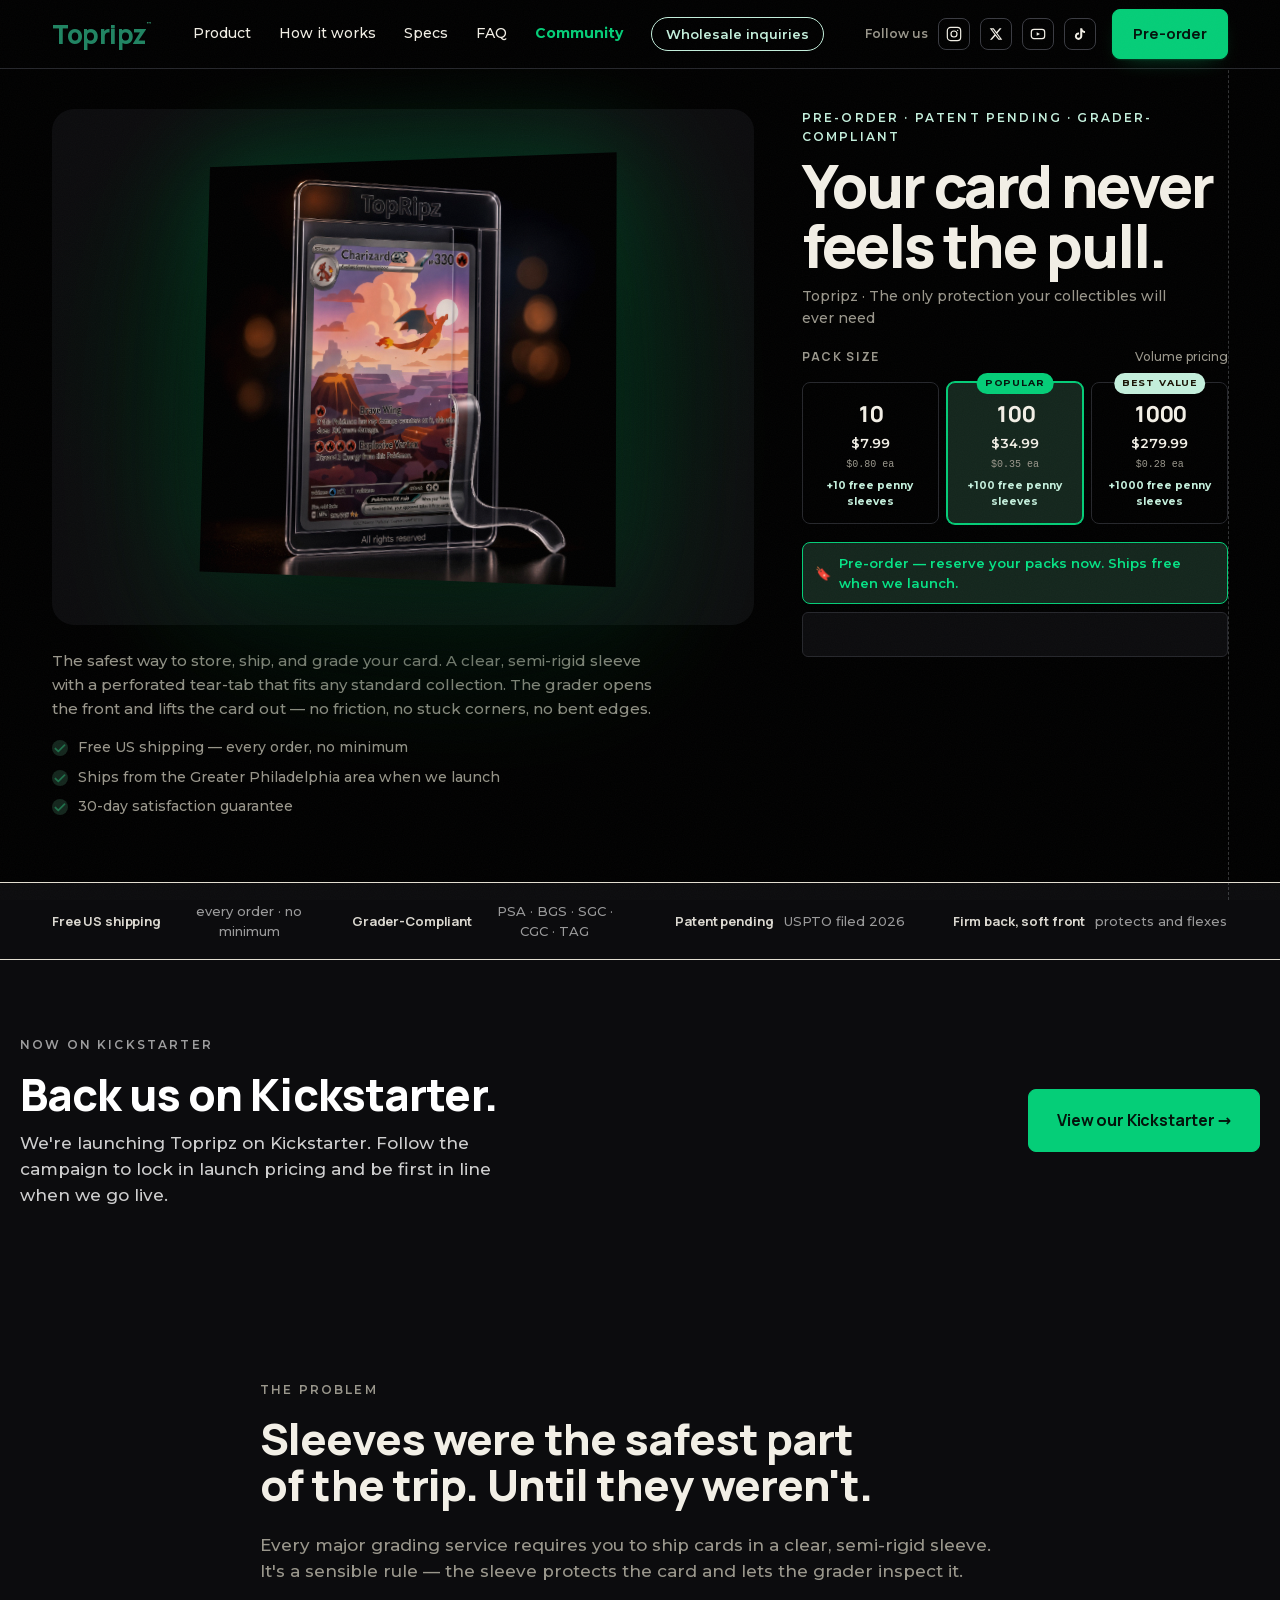
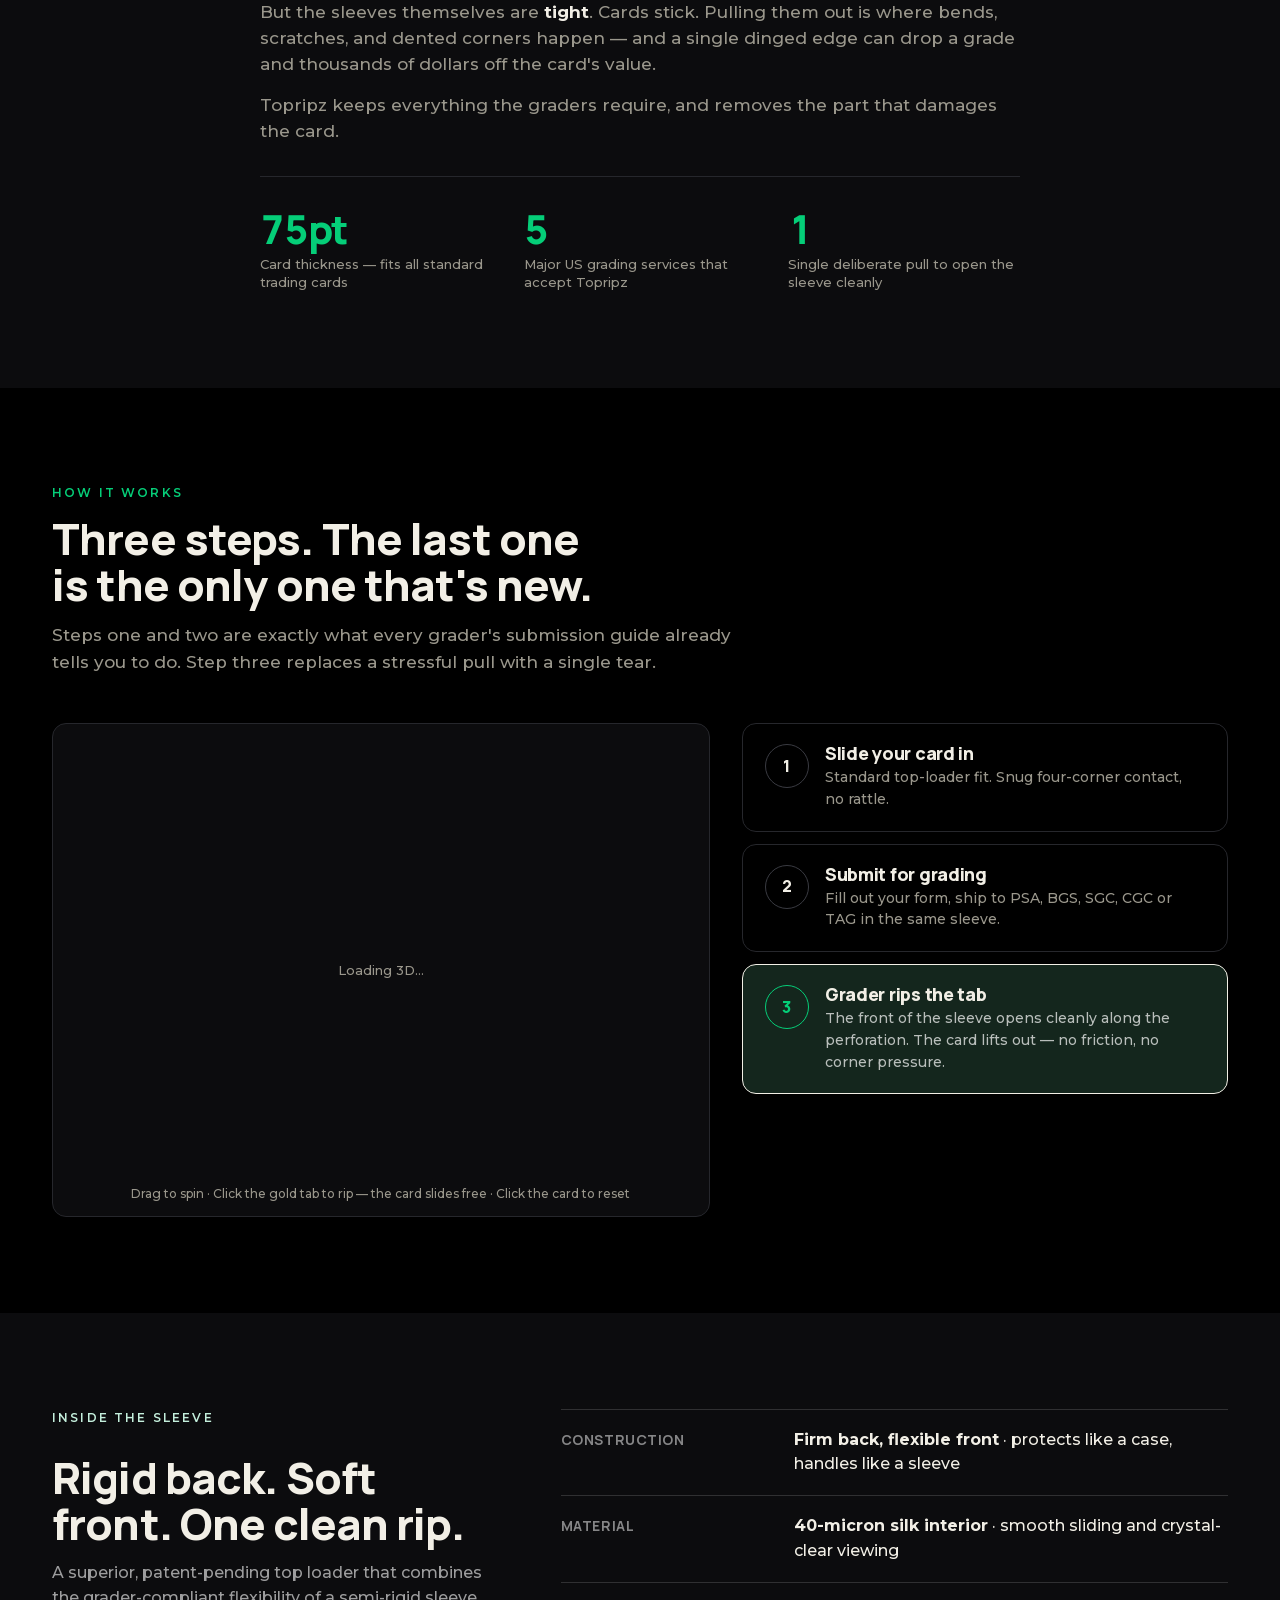
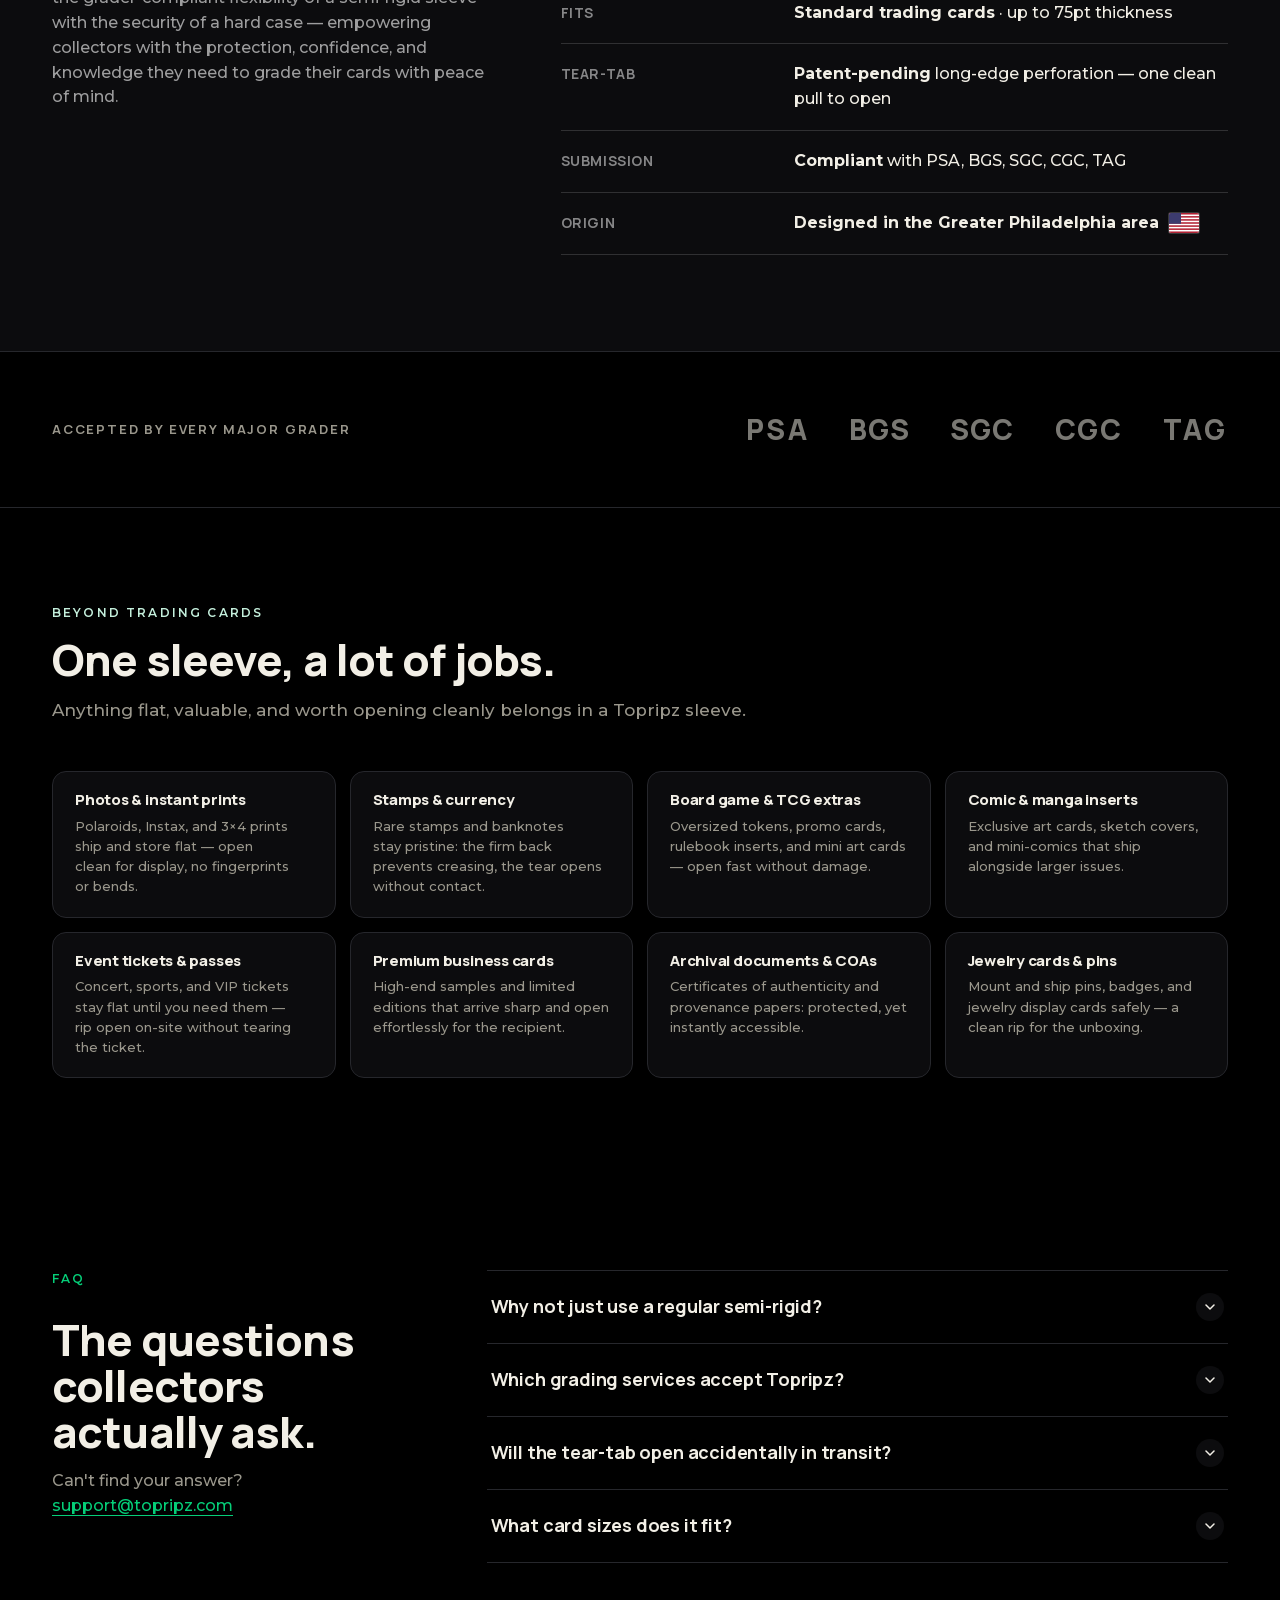
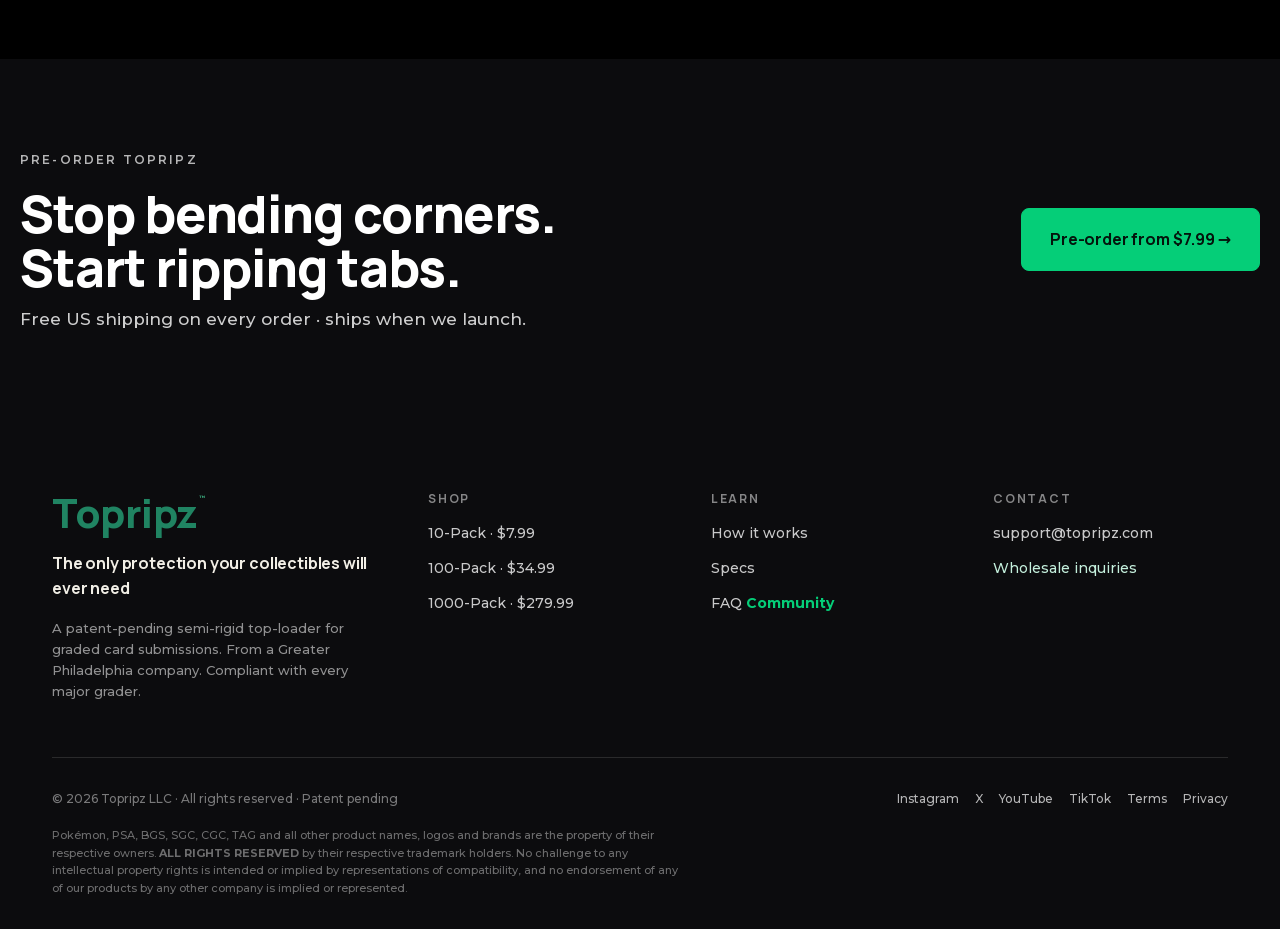
<file: index.html>
<!DOCTYPE html><html lang="en" class="manrope_36101ca0-module__C0fBEq__variable montserrat_e31e1fa9-module__fD3O5G__variable"><head><meta charSet="utf-8"/><meta name="viewport" content="width=device-width, initial-scale=1"/><link rel="stylesheet" href="assets/next/main.css" data-precedence="next"/><meta name="next-size-adjust" content=""/><title>Topripz — The only protection your collectibles will ever need</title><meta name="description" content="A patent-pending semi-rigid top-loader with a tear-tab perforation. Accepted by PSA, BGS, SGC, CGC and TAG for grading submissions."/><meta name="facebook-domain-verification" content="qyfd5wibsm3fg0dl6vhbhsedbfm9dz"/><meta property="og:title" content="Topripz — The only protection your collectibles will ever need"/><meta property="og:description" content="Stop bending corners. Start ripping tabs. The grader-compliant semi-rigid sleeve that opens around your card — not against it."/><meta property="og:url" content="https://topripz.com"/><meta property="og:site_name" content="Topripz"/><meta property="og:type" content="website"/><meta name="twitter:card" content="summary"/><meta name="twitter:title" content="Topripz — The only protection your collectibles will ever need"/><meta name="twitter:description" content="Stop bending corners. Start ripping tabs. The grader-compliant semi-rigid sleeve that opens around your card — not against it."/><link rel="icon" href="/favicon.ico?favicon.0x3dzn~oxb6tn.ico" sizes="256x256" type="image/x-icon"/></head><body><div hidden=""><!--$--><!--/$--></div><div class="site-tear-rail" aria-hidden="true"></div><div class="site-grain" aria-hidden="true"></div><div class="riptag" aria-hidden="true"><div class="riptag__front"></div><div class="riptag__strip"><span class="riptag__tab"></span></div><div class="riptag__edge"></div></div><header style="position:sticky;top:0;z-index:50;background:color-mix(in oklab, var(--paper) 92%, transparent);backdrop-filter:saturate(140%) blur(8px);-webkit-backdrop-filter:saturate(140%) blur(8px);border-bottom:1px solid var(--line)"><div class="container header-bar" style="display:flex;align-items:center;justify-content:space-between;height:68px;gap:24px"><a style="display:flex;align-items:center;text-decoration:none" href="/"><span style="display:inline-flex;align-items:flex-start;font-family:var(--font-display, system-ui, sans-serif);font-weight:800;letter-spacing:-0.03em;line-height:1" aria-label="Topripz" role="img"><span style="font-size:26px;color:#208462">Topripz</span><span style="font-size:4.16px;margin-top:1.3px;margin-left:0.78px;color:#3aa87c">™</span></span></a><nav class="site-nav" style="display:flex;gap:28px;align-items:center" aria-label="Main navigation"><a href="#product" style="font-weight:500;font-size:14px;color:var(--ink);text-decoration:none;padding:6px 0;position:relative" class="header-nav-link">Product</a><a href="#how" style="font-weight:500;font-size:14px;color:var(--ink);text-decoration:none;padding:6px 0;position:relative" class="header-nav-link">How it works</a><a href="#specs" style="font-weight:500;font-size:14px;color:var(--ink);text-decoration:none;padding:6px 0;position:relative" class="header-nav-link">Specs</a><a href="#faq" style="font-weight:500;font-size:14px;color:var(--ink);text-decoration:none;padding:6px 0;position:relative" class="header-nav-link">FAQ</a>
<a href="community.html" style="font-weight:700;font-size:14px;color:#05ce78;text-decoration:none;padding:6px 0;position:relative" class="header-nav-link">Community</a><a style="font-weight:600;font-size:13px;color:var(--mint);padding:6px 14px;border:1px solid var(--mint);border-radius:999px;white-space:nowrap;text-decoration:none" href="/wholesale">Wholesale<span class="wholesale-label-rest"> inquiries</span></a></nav><div class="header-actions" style="display:flex;align-items:center;gap:16px"><div class="header-socials" style="display:flex;align-items:center;gap:10px"><span style="font-size:12px;color:var(--muted);font-weight:600">Follow us</span><a href="https://www.instagram.com/topripzllc/" target="_blank" rel="noopener noreferrer" aria-label="Topripz on Instagram" style="display:grid;place-items:center;width:32px;height:32px;border-radius:8px;border:1px solid var(--line-strong);color:var(--ink)"><svg width="16" height="16" viewBox="0 0 24 24" fill="none" stroke="currentColor" stroke-width="1.8" stroke-linecap="round" stroke-linejoin="round" aria-hidden="true"><rect x="2" y="2" width="20" height="20" rx="5"></rect><circle cx="12" cy="12" r="4.5"></circle><circle cx="17.5" cy="6.5" r="1" fill="currentColor" stroke="none"></circle></svg></a><a href="https://x.com/Topripz" target="_blank" rel="noopener noreferrer" aria-label="Topripz on X" style="display:grid;place-items:center;width:32px;height:32px;border-radius:8px;border:1px solid var(--line-strong);color:var(--ink)"><svg width="14" height="14" viewBox="0 0 24 24" fill="currentColor" aria-hidden="true"><path d="M18.244 2.25h3.308l-7.227 8.26 8.502 11.24H16.17l-5.214-6.817L4.99 21.75H1.68l7.73-8.835L1.254 2.25H8.08l4.713 6.231zm-1.161 17.52h1.833L7.084 4.126H5.117z"></path></svg></a><a href="https://www.youtube.com/@Topripz" target="_blank" rel="noopener noreferrer" aria-label="Topripz on YouTube" style="display:grid;place-items:center;width:32px;height:32px;border-radius:8px;border:1px solid var(--line-strong);color:var(--ink)"><svg width="16" height="16" viewBox="0 0 24 24" fill="none" stroke="currentColor" stroke-width="1.8" stroke-linecap="round" stroke-linejoin="round" aria-hidden="true"><rect x="2" y="5" width="20" height="14" rx="4"></rect><path d="M10 9.5l5 2.5-5 2.5z" fill="currentColor" stroke="none"></path></svg></a><a href="https://www.tiktok.com/@topripz" target="_blank" rel="noopener noreferrer" aria-label="Topripz on TikTok" style="display:grid;place-items:center;width:32px;height:32px;border-radius:8px;border:1px solid var(--line-strong);color:var(--ink)"><svg width="14" height="14" viewBox="0 0 24 24" fill="currentColor" aria-hidden="true"><path d="M19.59 6.69a4.83 4.83 0 0 1-3.77-4.25V2h-3.45v13.67a2.89 2.89 0 0 1-5.2 1.74 2.89 2.89 0 0 1 2.31-4.64 2.93 2.93 0 0 1 .88.13V9.4a6.84 6.84 0 0 0-1-.05A6.33 6.33 0 0 0 5 20.1a6.34 6.34 0 0 0 10.86-4.43v-7a8.16 8.16 0 0 0 4.77 1.52v-3.4a4.85 4.85 0 0 1-1-.1z"></path></svg></a></div><a style="font-weight:600;font-size:13px;color:var(--mint);padding:6px 14px;border:1px solid var(--mint);border-radius:999px;white-space:nowrap;text-decoration:none" class="header-wholesale-mobile" href="/wholesale">Wholesale<span class="wholesale-label-rest"> inquiries</span></a><a href="#buy" class="btn btn-primary">Pre-order</a></div></div></header><main id="top"><section id="product" style="padding:40px 0 64px"><div class="container"><div style="display:grid;grid-template-columns:minmax(0, 1.4fr) minmax(0, .85fr);gap:48px;align-items:start" class="pdp-grid"><div style="display:flex;flex-direction:column;gap:24px"><div class="pdp-hero-photo"><img src="images/early_access_new_hero_shot.jpg" alt="A trading card sealed inside a Topripz Rip-Tag top loader"/></div><div style="display:flex;flex-direction:column;gap:16px"><p style="color:var(--muted);font-size:15px;line-height:1.6;max-width:62ch">The safest way to store, ship, and grade your card. A clear, semi-rigid sleeve with a perforated tear-tab that fits any standard collection. The grader opens the front and lifts the card out — no friction, no stuck corners, no bent edges.</p><ul style="display:flex;flex-direction:column;gap:8px;font-size:14px;color:var(--muted);padding:0;margin:0"><li style="display:flex;align-items:center;gap:10px;list-style:none"><span style="width:16px;height:16px;border-radius:50%;background:var(--accent-soft);background-image:url(&quot;data:image/svg+xml;utf8,&lt;svg xmlns=&#x27;http://www.w3.org/2000/svg&#x27; viewBox=&#x27;0 0 14 14&#x27;&gt;&lt;path d=&#x27;M3 7.5l2.5 2.5L11 4.5&#x27; stroke=&#x27;%231f6f4a&#x27; stroke-width=&#x27;1.6&#x27; fill=&#x27;none&#x27; stroke-linecap=&#x27;round&#x27; stroke-linejoin=&#x27;round&#x27;/&gt;&lt;/svg&gt;&quot;);background-repeat:no-repeat;background-position:center;flex-shrink:0"></span>Free US shipping — every order, no minimum</li><li style="display:flex;align-items:center;gap:10px;list-style:none"><span style="width:16px;height:16px;border-radius:50%;background:var(--accent-soft);background-image:url(&quot;data:image/svg+xml;utf8,&lt;svg xmlns=&#x27;http://www.w3.org/2000/svg&#x27; viewBox=&#x27;0 0 14 14&#x27;&gt;&lt;path d=&#x27;M3 7.5l2.5 2.5L11 4.5&#x27; stroke=&#x27;%231f6f4a&#x27; stroke-width=&#x27;1.6&#x27; fill=&#x27;none&#x27; stroke-linecap=&#x27;round&#x27; stroke-linejoin=&#x27;round&#x27;/&gt;&lt;/svg&gt;&quot;);background-repeat:no-repeat;background-position:center;flex-shrink:0"></span>Ships from the Greater Philadelphia area when we launch</li><li style="display:flex;align-items:center;gap:10px;list-style:none"><span style="width:16px;height:16px;border-radius:50%;background:var(--accent-soft);background-image:url(&quot;data:image/svg+xml;utf8,&lt;svg xmlns=&#x27;http://www.w3.org/2000/svg&#x27; viewBox=&#x27;0 0 14 14&#x27;&gt;&lt;path d=&#x27;M3 7.5l2.5 2.5L11 4.5&#x27; stroke=&#x27;%231f6f4a&#x27; stroke-width=&#x27;1.6&#x27; fill=&#x27;none&#x27; stroke-linecap=&#x27;round&#x27; stroke-linejoin=&#x27;round&#x27;/&gt;&lt;/svg&gt;&quot;);background-repeat:no-repeat;background-position:center;flex-shrink:0"></span>30-day satisfaction guarantee</li></ul></div></div><aside id="buy" class="buy-box" style="position:sticky;scroll-margin-top:84px;top:92px;display:flex;flex-direction:column;gap:18px"><div style="display:flex;flex-direction:column;gap:10px"><span class="eyebrow" style="color:var(--mint)">Pre-order · Patent pending · Grader-Compliant</span><h1 style="font-size:clamp(34px, 4.6vw, 60px);font-family:var(--font-display);font-weight:900;line-height:1.02;letter-spacing:-0.035em">Your card never feels the pull.</h1><p style="color:var(--muted);font-size:14px">Topripz · The only protection your collectibles will ever need</p></div><div><div style="display:flex;align-items:center;justify-content:space-between"><h5>Pack size</h5><span style="color:var(--muted);font-size:12px">Volume pricing</span></div><div class="pack-tiers" style="display:grid;grid-template-columns:repeat(3, 1fr);gap:8px;margin-top:16px" role="radiogroup" aria-label="Pack size"><button role="radio" aria-checked="false" style="position:relative;background:var(--paper);border:1.5px solid var(--line);box-shadow:none;border-radius:var(--radius-sm);padding:14px 10px 12px;cursor:pointer;text-align:center;transition:border-color .15s, background .15s, transform .12s"><div style="font-family:var(--font-display, system-ui);font-weight:800;font-size:22px;letter-spacing:-0.02em;font-variant-numeric:tabular-nums">10</div><div style="font-weight:600;font-size:13px;margin-top:2px;font-variant-numeric:tabular-nums">$7.99</div><div style="font-family:ui-monospace, &#x27;SF Mono&#x27;, Menlo, monospace;font-size:10px;color:var(--muted);margin-top:4px;font-variant-numeric:tabular-nums">$0.80 ea</div><div style="font-size:10.5px;font-weight:700;color:var(--mint);margin-top:5px">+10 free penny sleeves</div></button><button role="radio" aria-checked="true" style="position:relative;background:var(--accent-soft);border:1.5px solid var(--accent);box-shadow:0 0 0 1px var(--accent);border-radius:var(--radius-sm);padding:14px 10px 12px;cursor:pointer;text-align:center;transition:border-color .15s, background .15s, transform .12s;animation:tear-snap .22s ease"><span style="position:absolute;top:-10px;left:50%;transform:translateX(-50%);background:var(--accent);color:var(--on-accent);font-weight:700;font-size:9.5px;letter-spacing:0.1em;text-transform:uppercase;padding:3px 8px;border-radius:999px;white-space:nowrap;font-family:var(--font-body, system-ui)">Popular</span><div style="font-family:var(--font-display, system-ui);font-weight:800;font-size:22px;letter-spacing:-0.02em;font-variant-numeric:tabular-nums">100</div><div style="font-weight:600;font-size:13px;margin-top:2px;font-variant-numeric:tabular-nums">$34.99</div><div style="font-family:ui-monospace, &#x27;SF Mono&#x27;, Menlo, monospace;font-size:10px;color:var(--muted);margin-top:4px;font-variant-numeric:tabular-nums">$0.35 ea</div><div style="font-size:10.5px;font-weight:700;color:var(--mint);margin-top:5px">+100 free penny sleeves</div></button><button role="radio" aria-checked="false" style="position:relative;background:var(--paper);border:1.5px solid var(--line);box-shadow:none;border-radius:var(--radius-sm);padding:14px 10px 12px;cursor:pointer;text-align:center;transition:border-color .15s, background .15s, transform .12s"><span style="position:absolute;top:-10px;left:50%;transform:translateX(-50%);background:var(--mint);color:#1a1405;font-weight:700;font-size:9.5px;letter-spacing:0.1em;text-transform:uppercase;padding:3px 8px;border-radius:999px;white-space:nowrap;font-family:var(--font-body, system-ui)">Best Value</span><div style="font-family:var(--font-display, system-ui);font-weight:800;font-size:22px;letter-spacing:-0.02em;font-variant-numeric:tabular-nums">1000</div><div style="font-weight:600;font-size:13px;margin-top:2px;font-variant-numeric:tabular-nums">$279.99</div><div style="font-family:ui-monospace, &#x27;SF Mono&#x27;, Menlo, monospace;font-size:10px;color:var(--muted);margin-top:4px;font-variant-numeric:tabular-nums">$0.28 ea</div><div style="font-size:10.5px;font-weight:700;color:var(--mint);margin-top:5px">+1000 free penny sleeves</div></button></div></div><div style="display:flex;flex-direction:column;gap:8px"><div style="display:flex;align-items:center;gap:8px;padding:10px 12px;border-radius:var(--radius-sm);background:var(--accent-soft);border:1px solid var(--accent);font-size:13px;font-weight:600;color:var(--accent-2)"><span aria-hidden="true">🔖</span><span>Pre-order — reserve your packs now. Ships free when we launch.</span></div><div style="height:45px;border-radius:6px;background:var(--paper-2);border:1px solid var(--line);animation:paypal-shimmer 1.4s ease-in-out infinite"></div><div id="paypal-container-CPDLA86WBFCRC"></div><style>
        @keyframes paypal-shimmer {
          0%, 100% { opacity: 1; }
          50% { opacity: 0.5; }
        }
      </style></div></aside></div></div></section><div style="background:var(--paper-2);color:var(--ink);padding:18px 0;border-top:1px solid var(--ink-2);border-bottom:1px solid var(--ink-2)"><div class="container trust-grid" style="font-size:13px"><div style="display:flex;align-items:center;justify-content:center;gap:10px;opacity:0.9;text-align:center"><span style="font-family:var(--font-display, system-ui);font-weight:700;letter-spacing:-0.01em;white-space:nowrap">Free US shipping</span><span style="color:rgba(255,255,255,.65)">every order · no minimum</span></div><div style="display:flex;align-items:center;justify-content:center;gap:10px;opacity:0.9;text-align:center"><span style="font-family:var(--font-display, system-ui);font-weight:700;letter-spacing:-0.01em;white-space:nowrap">Grader-Compliant</span><span style="color:rgba(255,255,255,.65)">PSA · BGS · SGC · CGC · TAG</span></div><div style="display:flex;align-items:center;justify-content:center;gap:10px;opacity:0.9;text-align:center"><span style="font-family:var(--font-display, system-ui);font-weight:700;letter-spacing:-0.01em;white-space:nowrap">Patent pending</span><span style="color:rgba(255,255,255,.65)">USPTO filed 2026</span></div><div style="display:flex;align-items:center;justify-content:center;gap:10px;opacity:0.9;text-align:center"><span style="font-family:var(--font-display, system-ui);font-weight:700;letter-spacing:-0.01em;white-space:nowrap">Firm back, soft front</span><span style="color:rgba(255,255,255,.65)">protects and flexes</span></div></div></div><section id="kickstarter" style="background:var(--paper-2);color:#fff"><div class="container" style="padding:72px 0"><div class="kickstarter-row" style="display:grid;grid-template-columns:minmax(0, 1fr) auto;gap:48px;align-items:center"><div><span class="eyebrow" style="color:rgba(255,255,255,.6)">Now on Kickstarter</span><h2 style="font-size:clamp(28px, 3.5vw, 44px);color:#fff;margin-top:14px">Back us on Kickstarter.</h2><p style="color:rgba(255,255,255,.8);font-size:17px;max-width:46ch;margin-top:12px">We&#x27;re launching Topripz on Kickstarter. Follow the campaign to lock in launch pricing and be first in line when we go live.</p></div><a href="https://www.kickstarter.com/projects/topripz/topripz-premium-top-loader-for-cards-comics-and-valuables" target="_blank" rel="noopener noreferrer" class="btn" style="background:var(--accent);color:var(--on-accent);border-color:var(--accent);padding:18px 28px;font-size:16px">View our Kickstarter →</a></div></div></section><section style="padding:96px 0;background:var(--paper-2)"><div class="container"><div style="max-width:760px;margin:0 auto"><div><span class="eyebrow muted">The problem</span><h2 style="margin-top:14px">Sleeves were the safest part of the trip. Until they weren&#x27;t.</h2><p style="margin-top:24px;font-size:17px;color:var(--muted)">Every major grading service requires you to ship cards in a clear, semi-rigid sleeve. It&#x27;s a sensible rule — the sleeve protects the card and lets the grader inspect it.</p><p style="margin-top:14px;font-size:17px;color:var(--muted)">But the sleeves themselves are<!-- --> <strong style="color:var(--ink)">tight</strong>. Cards stick. Pulling them out is where bends, scratches, and dented corners happen — and a single dinged edge can drop a grade and thousands of dollars off the card&#x27;s value.</p><p style="margin-top:14px;font-size:17px;color:var(--muted)">Topripz keeps everything the graders require, and removes the part that damages the card.</p><div class="stat-row" style="display:grid;grid-template-columns:repeat(3, 1fr);gap:32px;margin-top:32px;padding-top:32px;border-top:1px solid var(--line)"><div><div style="font-family:var(--font-display, system-ui);font-weight:800;font-size:40px;letter-spacing:-0.03em;color:var(--accent);line-height:1;font-variant-numeric:tabular-nums">75pt</div><div style="font-size:13px;color:var(--muted);margin-top:6px;line-height:1.4">Card thickness — fits all standard trading cards</div></div><div><div style="font-family:var(--font-display, system-ui);font-weight:800;font-size:40px;letter-spacing:-0.03em;color:var(--accent);line-height:1;font-variant-numeric:tabular-nums">5</div><div style="font-size:13px;color:var(--muted);margin-top:6px;line-height:1.4">Major US grading services that accept Topripz</div></div><div><div style="font-family:var(--font-display, system-ui);font-weight:800;font-size:40px;letter-spacing:-0.03em;color:var(--accent);line-height:1;font-variant-numeric:tabular-nums">1</div><div style="font-size:13px;color:var(--muted);margin-top:6px;line-height:1.4">Single deliberate pull to open the sleeve cleanly</div></div></div></div></div></div></section><section id="how" style="padding:96px 0"><div class="container"><div style="max-width:720px;display:flex;flex-direction:column;gap:14px;margin-bottom:48px"><span class="eyebrow">How it works</span><h2>Three steps. The last one is the only one that&#x27;s new.</h2><p style="color:var(--muted);font-size:17px">Steps one and two are exactly what every grader&#x27;s submission guide already tells you to do. Step three replaces a stressful pull with a single tear.</p></div><div style="display:grid;grid-template-columns:minmax(0, 1.15fr) minmax(0, .85fr);gap:32px;align-items:stretch" class="how-grid"><div style="position:relative;aspect-ratio:16/12;background:var(--paper-2);border:1.5px solid var(--line);border-radius:var(--radius);overflow:hidden"><!--$!--><template data-dgst="BAILOUT_TO_CLIENT_SIDE_RENDERING"></template><div style="display:grid;place-items:center;height:100%;color:var(--muted);font-size:13px">Loading 3D…</div><!--/$--><span style="position:absolute;bottom:12px;left:0;right:0;text-align:center;font-size:12px;color:var(--muted);pointer-events:none">Drag to spin · Click the gold tab to rip — the card slides free · Click the card to reset</span></div><div style="display:flex;flex-direction:column;gap:12px"><div style="display:grid;grid-template-columns:44px 1fr;gap:16px;padding:20px 22px;background:var(--paper);color:var(--ink);border:1.5px solid var(--line);border-radius:var(--radius);transition:border-color .15s, transform .15s"><div style="width:44px;height:44px;border-radius:50%;border:1.5px solid var(--line-strong);display:grid;place-items:center;font-family:var(--font-display, system-ui);font-weight:800;font-size:16px;color:inherit">1</div><div><h4 style="margin-bottom:4px">Slide your card in</h4><p style="font-size:14px;color:var(--muted)">Standard top-loader fit. Snug four-corner contact, no rattle.</p></div></div><div style="display:grid;grid-template-columns:44px 1fr;gap:16px;padding:20px 22px;background:var(--paper);color:var(--ink);border:1.5px solid var(--line);border-radius:var(--radius);transition:border-color .15s, transform .15s"><div style="width:44px;height:44px;border-radius:50%;border:1.5px solid var(--line-strong);display:grid;place-items:center;font-family:var(--font-display, system-ui);font-weight:800;font-size:16px;color:inherit">2</div><div><h4 style="margin-bottom:4px">Submit for grading</h4><p style="font-size:14px;color:var(--muted)">Fill out your form, ship to PSA, BGS, SGC, CGC or TAG in the same sleeve.</p></div></div><div style="display:grid;grid-template-columns:44px 1fr;gap:16px;padding:20px 22px;background:var(--accent-soft);color:var(--ink);border:1.5px solid var(--ink);border-radius:var(--radius);transition:border-color .15s, transform .15s"><div style="width:44px;height:44px;border-radius:50%;border:1.5px solid var(--accent);display:grid;place-items:center;font-family:var(--font-display, system-ui);font-weight:800;font-size:16px;color:var(--accent)">3</div><div><h4 style="margin-bottom:4px">Grader rips the tab</h4><p style="font-size:14px;color:rgba(255,255,255,.7)">The front of the sleeve opens cleanly along the perforation. The card lifts out — no friction, no corner pressure.</p></div></div></div></div></div></section><section id="specs" style="padding:96px 0;background:var(--paper-2);color:var(--ink)"><div class="container"><div style="display:grid;grid-template-columns:minmax(0, .8fr) minmax(0, 1.2fr);gap:64px;align-items:start" class="specs-grid"><div style="display:flex;flex-direction:column;gap:14px"><span class="eyebrow" style="color:var(--mint)">Inside the sleeve</span><h2 style="margin-top:14px;color:var(--ink)">Rigid back. Soft front. One clean rip.</h2><p style="color:rgba(255,255,255,.6)">A superior, patent-pending top loader that combines the grader-compliant flexibility of a semi-rigid sleeve with the security of a hard case — empowering collectors with the protection, confidence, and knowledge they need to grade their cards with peace of mind.</p></div><div style="display:flex;flex-direction:column;border-top:1px solid rgba(255,255,255,.15)"><div style="display:grid;grid-template-columns:minmax(140px, 1fr) minmax(0, 2fr);gap:16px;padding:18px 0;border-bottom:1px solid rgba(255,255,255,.15);align-items:baseline"><div style="font-family:var(--font-display, system-ui);font-weight:700;font-size:14px;letter-spacing:0.04em;text-transform:uppercase;color:rgba(255,255,255,.5)">Construction</div><div style="font-size:16px"><strong>Firm back, flexible front</strong> · protects like a case, handles like a sleeve</div></div><div style="display:grid;grid-template-columns:minmax(140px, 1fr) minmax(0, 2fr);gap:16px;padding:18px 0;border-bottom:1px solid rgba(255,255,255,.15);align-items:baseline"><div style="font-family:var(--font-display, system-ui);font-weight:700;font-size:14px;letter-spacing:0.04em;text-transform:uppercase;color:rgba(255,255,255,.5)">Material</div><div style="font-size:16px"><strong>40-micron silk interior</strong> · smooth sliding and crystal-clear viewing</div></div><div style="display:grid;grid-template-columns:minmax(140px, 1fr) minmax(0, 2fr);gap:16px;padding:18px 0;border-bottom:1px solid rgba(255,255,255,.15);align-items:baseline"><div style="font-family:var(--font-display, system-ui);font-weight:700;font-size:14px;letter-spacing:0.04em;text-transform:uppercase;color:rgba(255,255,255,.5)">Fits</div><div style="font-size:16px"><strong>Standard trading cards</strong> · up to <!-- -->75<!-- -->pt thickness</div></div><div style="display:grid;grid-template-columns:minmax(140px, 1fr) minmax(0, 2fr);gap:16px;padding:18px 0;border-bottom:1px solid rgba(255,255,255,.15);align-items:baseline"><div style="font-family:var(--font-display, system-ui);font-weight:700;font-size:14px;letter-spacing:0.04em;text-transform:uppercase;color:rgba(255,255,255,.5)">Tear-tab</div><div style="font-size:16px"><strong>Patent-pending</strong> long-edge perforation — one clean pull to open</div></div><div style="display:grid;grid-template-columns:minmax(140px, 1fr) minmax(0, 2fr);gap:16px;padding:18px 0;border-bottom:1px solid rgba(255,255,255,.15);align-items:baseline"><div style="font-family:var(--font-display, system-ui);font-weight:700;font-size:14px;letter-spacing:0.04em;text-transform:uppercase;color:rgba(255,255,255,.5)">Submission</div><div style="font-size:16px"><strong>Compliant</strong> with PSA, BGS, SGC, CGC, TAG</div></div><div style="display:grid;grid-template-columns:minmax(140px, 1fr) minmax(0, 2fr);gap:16px;padding:18px 0;border-bottom:1px solid rgba(255,255,255,.15);align-items:baseline"><div style="font-family:var(--font-display, system-ui);font-weight:700;font-size:14px;letter-spacing:0.04em;text-transform:uppercase;color:rgba(255,255,255,.5)">Origin</div><div style="font-size:16px"><span style="display:inline-flex;align-items:center;gap:10px"><strong>Designed in the Greater Philadelphia area</strong><svg viewBox="0 0 30 20" width="30" height="20" aria-label="United States" style="border-radius:2px;box-shadow:0 0 0 1px rgba(255,255,255,.18);flex-shrink:0"><rect width="30" height="20" fill="#fff"></rect><rect y="0" width="30" height="1.54" fill="#b22234"></rect><rect y="3.08" width="30" height="1.54" fill="#b22234"></rect><rect y="6.15" width="30" height="1.54" fill="#b22234"></rect><rect y="9.23" width="30" height="1.54" fill="#b22234"></rect><rect y="12.31" width="30" height="1.54" fill="#b22234"></rect><rect y="15.38" width="30" height="1.54" fill="#b22234"></rect><rect y="18.46" width="30" height="1.54" fill="#b22234"></rect><rect width="12" height="10.77" fill="#3c3b6e"></rect></svg></span></div></div></div></div></div></section><div style="background:var(--paper);padding:56px 0;border-top:1px solid var(--line);border-bottom:1px solid var(--line)"><div class="container" style="display:flex;align-items:center;justify-content:space-between;gap:32px;flex-wrap:wrap"><span style="font-family:var(--font-display, system-ui);font-weight:700;font-size:13px;letter-spacing:0.14em;text-transform:uppercase;color:var(--muted)">Accepted by every major grader</span><div class="grader-logos" style="display:flex;gap:40px;flex-wrap:wrap;align-items:center"><span style="font-family:var(--font-display, system-ui);font-weight:800;font-size:28px;letter-spacing:0.08em;color:var(--ink);opacity:0.5;transition:opacity .15s;cursor:default" aria-label="PSA">PSA</span><span style="font-family:var(--font-display, system-ui);font-weight:800;font-size:28px;letter-spacing:0.04em;color:var(--ink);opacity:0.5;transition:opacity .15s;cursor:default" aria-label="BGS">BGS</span><span style="font-family:var(--font-display, system-ui);font-weight:800;font-size:28px;letter-spacing:0.04em;color:var(--ink);opacity:0.5;transition:opacity .15s;cursor:default" aria-label="SGC">SGC</span><span style="font-family:var(--font-display, system-ui);font-weight:800;font-size:28px;letter-spacing:0.06em;color:var(--ink);opacity:0.5;transition:opacity .15s;cursor:default" aria-label="CGC">CGC</span><span style="font-family:var(--font-display, system-ui);font-weight:800;font-size:28px;letter-spacing:0.1em;color:var(--ink);opacity:0.5;transition:opacity .15s;cursor:default" aria-label="TAG">TAG</span></div></div></div><section id="use-cases" style="padding:96px 0;background:var(--paper)"><div class="container"><div style="max-width:720px;display:flex;flex-direction:column;gap:14px;margin-bottom:48px"><span class="eyebrow" style="color:var(--mint)">Beyond trading cards</span><h2>One sleeve, a lot of jobs.</h2><p style="color:var(--muted);font-size:17px">Anything flat, valuable, and worth opening cleanly belongs in a Topripz sleeve.</p></div><div style="display:grid;grid-template-columns:repeat(auto-fit, minmax(250px, 1fr));gap:14px"><div style="background:var(--paper-2);border:1.5px solid var(--line);border-radius:var(--radius);padding:20px 22px"><h4 style="font-size:15px;margin-bottom:8px">Photos &amp; instant prints</h4><p style="font-size:13px;color:var(--muted);line-height:1.55">Polaroids, Instax, and 3×4 prints ship and store flat — open clean for display, no fingerprints or bends.</p></div><div style="background:var(--paper-2);border:1.5px solid var(--line);border-radius:var(--radius);padding:20px 22px"><h4 style="font-size:15px;margin-bottom:8px">Stamps &amp; currency</h4><p style="font-size:13px;color:var(--muted);line-height:1.55">Rare stamps and banknotes stay pristine: the firm back prevents creasing, the tear opens without contact.</p></div><div style="background:var(--paper-2);border:1.5px solid var(--line);border-radius:var(--radius);padding:20px 22px"><h4 style="font-size:15px;margin-bottom:8px">Board game &amp; TCG extras</h4><p style="font-size:13px;color:var(--muted);line-height:1.55">Oversized tokens, promo cards, rulebook inserts, and mini art cards — open fast without damage.</p></div><div style="background:var(--paper-2);border:1.5px solid var(--line);border-radius:var(--radius);padding:20px 22px"><h4 style="font-size:15px;margin-bottom:8px">Comic &amp; manga inserts</h4><p style="font-size:13px;color:var(--muted);line-height:1.55">Exclusive art cards, sketch covers, and mini-comics that ship alongside larger issues.</p></div><div style="background:var(--paper-2);border:1.5px solid var(--line);border-radius:var(--radius);padding:20px 22px"><h4 style="font-size:15px;margin-bottom:8px">Event tickets &amp; passes</h4><p style="font-size:13px;color:var(--muted);line-height:1.55">Concert, sports, and VIP tickets stay flat until you need them — rip open on-site without tearing the ticket.</p></div><div style="background:var(--paper-2);border:1.5px solid var(--line);border-radius:var(--radius);padding:20px 22px"><h4 style="font-size:15px;margin-bottom:8px">Premium business cards</h4><p style="font-size:13px;color:var(--muted);line-height:1.55">High-end samples and limited editions that arrive sharp and open effortlessly for the recipient.</p></div><div style="background:var(--paper-2);border:1.5px solid var(--line);border-radius:var(--radius);padding:20px 22px"><h4 style="font-size:15px;margin-bottom:8px">Archival documents &amp; COAs</h4><p style="font-size:13px;color:var(--muted);line-height:1.55">Certificates of authenticity and provenance papers: protected, yet instantly accessible.</p></div><div style="background:var(--paper-2);border:1.5px solid var(--line);border-radius:var(--radius);padding:20px 22px"><h4 style="font-size:15px;margin-bottom:8px">Jewelry cards &amp; pins</h4><p style="font-size:13px;color:var(--muted);line-height:1.55">Mount and ship pins, badges, and jewelry display cards safely — a clean rip for the unboxing.</p></div></div></div></section><section id="faq" style="padding:96px 0;background:var(--paper)"><div class="container"><div style="display:grid;grid-template-columns:minmax(0, .8fr) minmax(0, 1.6fr);gap:64px" class="faq-grid"><div style="display:flex;flex-direction:column;gap:14px"><span class="eyebrow">FAQ</span><h2 style="margin-top:14px">The questions collectors actually ask.</h2><p style="color:var(--muted)">Can&#x27;t find your answer?<!-- --> <a href="mailto:support@topripz.com" style="color:var(--accent);border-bottom:1.5px solid var(--accent)">support@topripz.com</a></p></div><div style="display:flex;flex-direction:column;border-top:1px solid var(--line)"><details style="border-bottom:1px solid var(--line)" class="faq-item"><summary style="display:flex;align-items:center;justify-content:space-between;gap:24px;padding:22px 4px;cursor:pointer;font-family:var(--font-display, system-ui);font-weight:700;font-size:18px;letter-spacing:-0.01em;list-style:none">Why not just use a regular semi-rigid?<span style="width:28px;height:28px;border-radius:50%;background:var(--paper-2);display:grid;place-items:center;flex-shrink:0;transition:background .15s" aria-hidden="true"><svg width="10" height="6" viewBox="0 0 10 6" fill="none"><path d="M1 1l4 4 4-4" stroke="currentColor" stroke-width="1.5" stroke-linecap="round" stroke-linejoin="round"></path></svg></span></summary><div style="padding:0 4px 22px;font-size:15px;line-height:1.6;color:var(--muted);max-width:70ch">Regular semi-rigid sleeves are tight by design — they have to be, to hold the card flush. That tightness is what causes friction damage during extraction. Topripz keeps the same protective standard, but adds a tear-tab so the sleeve opens around the card instead of dragging against it.</div></details><details style="border-bottom:1px solid var(--line)" class="faq-item"><summary style="display:flex;align-items:center;justify-content:space-between;gap:24px;padding:22px 4px;cursor:pointer;font-family:var(--font-display, system-ui);font-weight:700;font-size:18px;letter-spacing:-0.01em;list-style:none">Which grading services accept Topripz?<span style="width:28px;height:28px;border-radius:50%;background:var(--paper-2);display:grid;place-items:center;flex-shrink:0;transition:background .15s" aria-hidden="true"><svg width="10" height="6" viewBox="0 0 10 6" fill="none"><path d="M1 1l4 4 4-4" stroke="currentColor" stroke-width="1.5" stroke-linecap="round" stroke-linejoin="round"></path></svg></span></summary><div style="padding:0 4px 22px;font-size:15px;line-height:1.6;color:var(--muted);max-width:70ch">Accepted as a submission supply by all major US graders — including PSA, BGS, SGC, CGC, and TAG. The sleeve meets the standard clear, semi-rigid requirement that each service publishes in their submission guidelines.</div></details><details style="border-bottom:1px solid var(--line)" class="faq-item"><summary style="display:flex;align-items:center;justify-content:space-between;gap:24px;padding:22px 4px;cursor:pointer;font-family:var(--font-display, system-ui);font-weight:700;font-size:18px;letter-spacing:-0.01em;list-style:none">Will the tear-tab open accidentally in transit?<span style="width:28px;height:28px;border-radius:50%;background:var(--paper-2);display:grid;place-items:center;flex-shrink:0;transition:background .15s" aria-hidden="true"><svg width="10" height="6" viewBox="0 0 10 6" fill="none"><path d="M1 1l4 4 4-4" stroke="currentColor" stroke-width="1.5" stroke-linecap="round" stroke-linejoin="round"></path></svg></span></summary><div style="padding:0 4px 22px;font-size:15px;line-height:1.6;color:var(--muted);max-width:70ch">No. The perforation requires a deliberate pull — single-pass tear, two-finger grip. It doesn&#x27;t separate from incidental pressure, drops, or shipping handling. We&#x27;ve stress-tested through standard USPS, UPS, and FedEx flows.</div></details><details style="border-bottom:1px solid var(--line)" class="faq-item"><summary style="display:flex;align-items:center;justify-content:space-between;gap:24px;padding:22px 4px;cursor:pointer;font-family:var(--font-display, system-ui);font-weight:700;font-size:18px;letter-spacing:-0.01em;list-style:none">What card sizes does it fit?<span style="width:28px;height:28px;border-radius:50%;background:var(--paper-2);display:grid;place-items:center;flex-shrink:0;transition:background .15s" aria-hidden="true"><svg width="10" height="6" viewBox="0 0 10 6" fill="none"><path d="M1 1l4 4 4-4" stroke="currentColor" stroke-width="1.5" stroke-linecap="round" stroke-linejoin="round"></path></svg></span></summary><div style="padding:0 4px 22px;font-size:15px;line-height:1.6;color:var(--muted);max-width:70ch">Standard trading card size, up to 75pt thickness — covering modern and vintage cardboard, plus thicker relic and patch cards.</div></details></div></div></div></section><section style="background:var(--paper-2);color:var(--ink)"><div class="container" style="padding:88px 0"><div style="display:grid;grid-template-columns:minmax(0, 1fr) auto;gap:48px;align-items:center" class="final-cta-row"><div><span class="eyebrow" style="color:rgba(255,255,255,.7)">Pre-order Topripz</span><h2 style="font-size:clamp(32px, 4vw, 52px);color:#fff;margin-top:14px">Stop bending corners.<br/>Start ripping tabs.</h2><p style="color:rgba(255,255,255,.8);font-size:17px;max-width:48ch;margin-top:12px">Free US shipping on every order · ships when we launch.</p></div><a href="#buy" class="btn" style="background:var(--accent);color:var(--on-accent);border-color:var(--accent);padding:18px 28px;font-size:16px;transition:background .15s, color .15s">Pre-order from <!-- -->$7.99<!-- --> →</a></div></div></section></main><footer style="background:var(--paper-2);color:var(--ink);padding:72px 0 32px"><div class="container"><div class="footer-grid" style="display:grid;grid-template-columns:minmax(0, 1.4fr) repeat(3, minmax(0, 1fr));gap:48px;padding-bottom:56px;border-bottom:1px solid rgba(255,255,255,.12)"><div style="display:flex;flex-direction:column;gap:18px;max-width:32ch"><span style="display:inline-flex;align-items:flex-start;font-family:var(--font-display, system-ui, sans-serif);font-weight:800;letter-spacing:-0.03em;line-height:1" aria-label="Topripz" role="img"><span style="font-size:40px;color:#208462">Topripz</span><span style="font-size:6.4px;margin-top:2px;margin-left:1.2px;color:#3aa87c">™</span></span><div style="font-family:var(--font-display, system-ui);font-weight:700;font-size:16px;letter-spacing:-0.01em">The only protection your collectibles will ever need</div><p style="font-size:13px;color:rgba(255,255,255,.55);line-height:1.6">A patent-pending semi-rigid top-loader for graded card submissions. From a Greater Philadelphia company. Compliant with every major grader.</p></div><div><h5 style="color:rgba(255,255,255,.5);margin-bottom:16px">Shop</h5><ul style="list-style:none;padding:0;margin:0;display:flex;flex-direction:column;gap:10px"><li><a href="https://www.paypal.com/ncp/payment/RT4SRSUPQDLFU" target="_blank" rel="noopener noreferrer" style="font-size:14px;color:rgba(255,255,255,.78);text-decoration:none;transition:color .15s">10-Pack<!-- --> ·<!-- --> <!-- -->$7.99</a></li><li><a href="https://www.paypal.com/ncp/payment/CPDLA86WBFCRC" target="_blank" rel="noopener noreferrer" style="font-size:14px;color:rgba(255,255,255,.78);text-decoration:none;transition:color .15s">100-Pack<!-- --> ·<!-- --> <!-- -->$34.99</a></li><li><a href="https://www.paypal.com/ncp/payment/5ZF469HV9UM8C" target="_blank" rel="noopener noreferrer" style="font-size:14px;color:rgba(255,255,255,.78);text-decoration:none;transition:color .15s">1000-Pack<!-- --> ·<!-- --> <!-- -->$279.99</a></li></ul></div><div><h5 style="color:rgba(255,255,255,.5);margin-bottom:16px">Learn</h5><ul style="list-style:none;padding:0;margin:0;display:flex;flex-direction:column;gap:10px"><li><a href="#how" style="font-size:14px;color:rgba(255,255,255,.78);text-decoration:none;transition:color .15s">How it works</a></li><li><a href="#specs" style="font-size:14px;color:rgba(255,255,255,.78);text-decoration:none;transition:color .15s">Specs</a></li><li><a href="#faq" style="font-size:14px;color:rgba(255,255,255,.78);text-decoration:none;transition:color .15s">FAQ</a>
<a href="community.html" style="font-weight:700;font-size:14px;color:#05ce78;text-decoration:none;padding:6px 0;position:relative" class="header-nav-link">Community</a></li></ul></div><div><h5 style="color:rgba(255,255,255,.5);margin-bottom:16px">Contact</h5><ul style="list-style:none;padding:0;margin:0;display:flex;flex-direction:column;gap:10px"><li><a href="mailto:support@topripz.com" style="font-size:14px;color:rgba(255,255,255,.78);text-decoration:none">support@topripz.com</a></li><li><a style="font-size:14px;color:var(--mint);text-decoration:none" href="/wholesale">Wholesale<span class="wholesale-label-rest"> inquiries</span></a></li></ul></div></div><div style="padding-top:32px;display:flex;align-items:center;justify-content:space-between;gap:16px;font-size:12px;color:rgba(255,255,255,.45);flex-wrap:wrap"><span>© 2026 Topripz LLC · All rights reserved · Patent pending</span><div style="display:flex;gap:16px"><a href="https://www.instagram.com/topripzllc/" target="_blank" rel="noopener noreferrer" style="color:rgba(255,255,255,.7);text-decoration:none;transition:color .15s">Instagram</a><a href="https://x.com/Topripz" target="_blank" rel="noopener noreferrer" style="color:rgba(255,255,255,.7);text-decoration:none;transition:color .15s">X</a><a href="https://www.youtube.com/@Topripz" target="_blank" rel="noopener noreferrer" style="color:rgba(255,255,255,.7);text-decoration:none;transition:color .15s">YouTube</a><a href="https://www.tiktok.com/@topripz" target="_blank" rel="noopener noreferrer" style="color:rgba(255,255,255,.7);text-decoration:none;transition:color .15s">TikTok</a><a href="/terms" style="color:rgba(255,255,255,.7);text-decoration:none;transition:color .15s">Terms</a><a href="/privacy" style="color:rgba(255,255,255,.7);text-decoration:none;transition:color .15s">Privacy</a></div></div><p style="font-size:11px;line-height:1.6;color:rgba(255,255,255,.4);max-width:90ch;margin:0 auto;margin-top:18px;margin-left:0">Pokémon, PSA, BGS, SGC, CGC, TAG and all other product names, logos and brands are the property of their respective owners. <strong>ALL RIGHTS RESERVED</strong> by their respective trademark holders. No challenge to any intellectual property rights is intended or implied by representations of compatibility, and no endorsement of any of our products by any other company is implied or represented.</p></div></footer><!--$--><!--/$--><noscript><img height="1" width="1" style="display:none" src="https://www.facebook.com/tr?id=1071430992243011&amp;ev=PageView&amp;noscript=1" alt=""/></noscript></body></html>
</file>
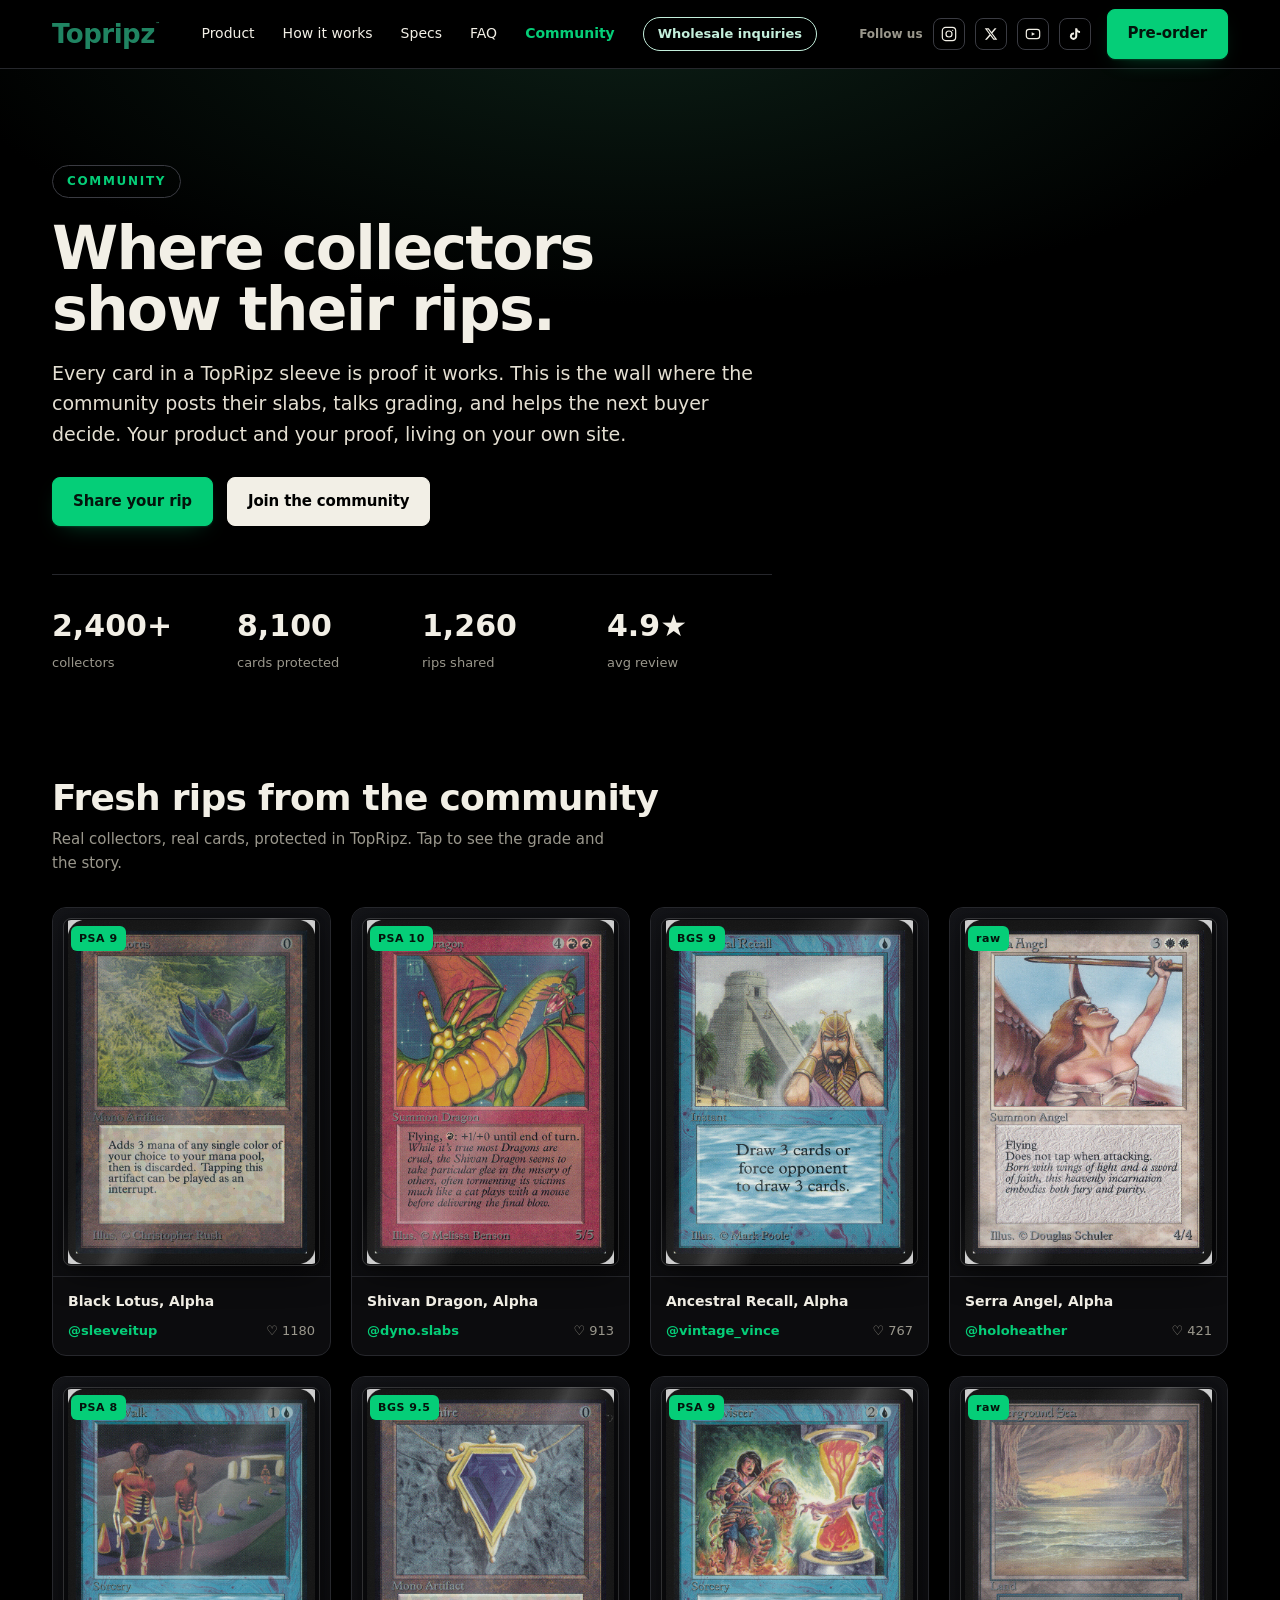
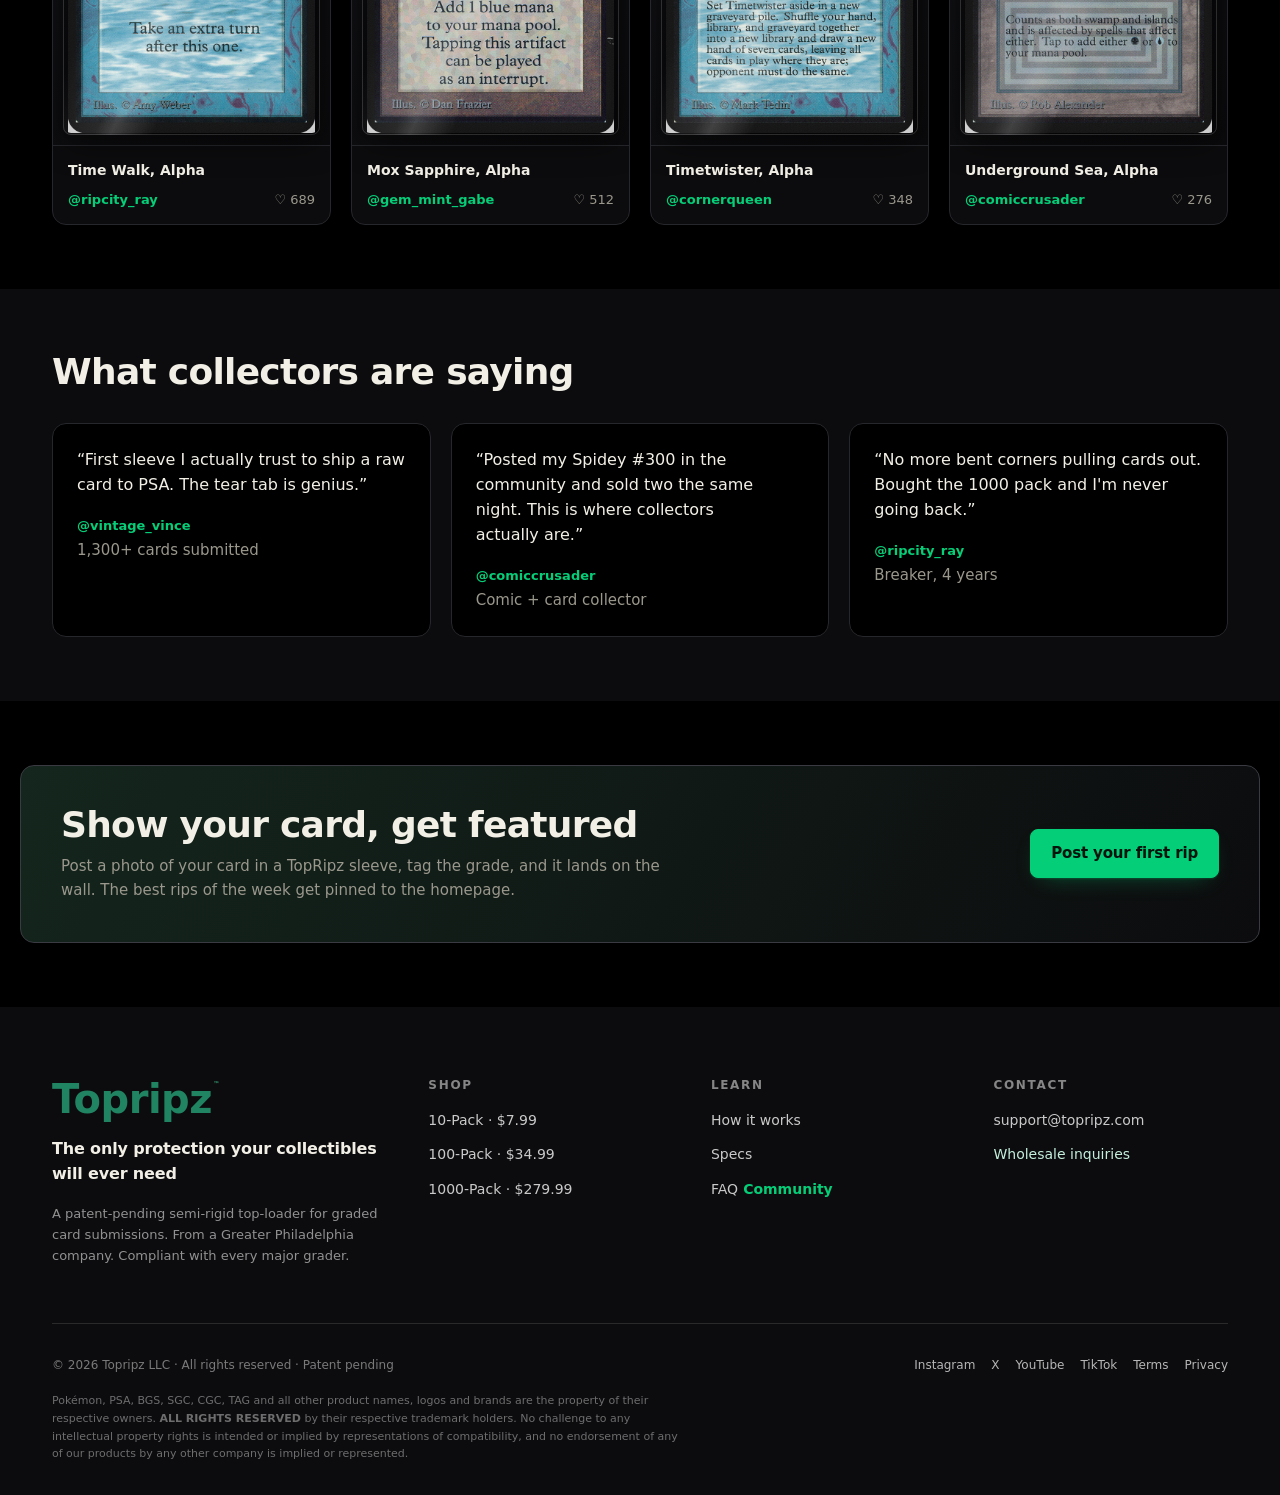
<file: community.html>
<!doctype html>
<html lang="en">
<head>
<meta charset="utf-8"/>
<meta name="viewport" content="width=device-width, initial-scale=1"/>
<title>TopRipz Community — Where collectors show their rips</title>
<link rel="stylesheet" href="assets/next/main.css"/>

  <style>
    .cm-hero{padding:96px 0 40px;background:radial-gradient(1200px 500px at 50% -10%, #0c1f16 0%, var(--paper) 60%)}
    .cm-eyebrow{display:inline-block;font-family:var(--font-display);font-weight:700;letter-spacing:.14em;text-transform:uppercase;font-size:12px;color:var(--accent);border:1px solid var(--line-strong);border-radius:999px;padding:6px 14px;margin-bottom:20px}
    .cm-h1{font-family:var(--font-display);font-weight:800;letter-spacing:-.03em;line-height:1.02;font-size:clamp(34px,6vw,60px);margin:0 0 18px;max-width:14ch}
    .cm-sub{color:var(--ink-2);font-size:clamp(15px,2vw,19px);line-height:1.6;max-width:60ch;margin:0 0 28px}
    .cm-cta{display:flex;gap:14px;flex-wrap:wrap;margin-bottom:48px}
    .cm-stats{display:grid;grid-template-columns:repeat(4,minmax(0,1fr));gap:20px;max-width:720px;border-top:1px solid var(--line);padding-top:28px}
    .cm-stats b{font-family:var(--font-display);font-weight:800;font-size:clamp(22px,3vw,30px);display:block;color:var(--ink)}
    .cm-stats span{color:var(--muted);font-size:13px}
    .cm-section{padding:64px 0}
    .cm-alt{background:var(--paper-2)}
    .cm-head{margin-bottom:32px}
    .cm-h2{font-family:var(--font-display);font-weight:800;letter-spacing:-.02em;font-size:clamp(24px,4vw,36px);margin:0 0 10px}
    .cm-muted{color:var(--muted);font-size:15px;line-height:1.6;max-width:64ch;margin:0}
    .cm-grid{display:grid;grid-template-columns:repeat(4,minmax(0,1fr));gap:20px}
    @media(max-width:900px){.cm-grid{grid-template-columns:repeat(2,1fr)}.cm-stats{grid-template-columns:repeat(2,1fr)}}
    .cm-card{margin:0;background:var(--paper-2);border:1px solid var(--line);border-radius:var(--radius);overflow:hidden;transition:transform .18s ease,border-color .18s ease}
    .cm-card:hover{transform:translateY(-4px);border-color:var(--accent)}
    .cm-slab{position:relative;aspect-ratio:3/4;background:linear-gradient(150deg,#141519,#0a0a0c);display:flex;align-items:center;justify-content:center;border-bottom:1px solid var(--line)}
    .cm-cardimg{position:absolute;inset:12px;width:calc(100% - 24px);height:calc(100% - 24px);object-fit:contain;border-radius:6px;z-index:0;filter:drop-shadow(0 6px 16px #000000aa)}
    .cm-slab::before{content:"";position:absolute;inset:10px;border-radius:8px;border:1.5px solid #ffffff26;box-shadow:0 0 0 5px #0000000d, inset 0 0 32px #00000055;z-index:1;pointer-events:none}
    .cm-holo{position:absolute;inset:10px;border-radius:8px;background:linear-gradient(115deg,transparent 32%,#ffffff14 46%,#ffffff2e 50%,transparent 60%);mix-blend-mode:screen;z-index:2;pointer-events:none}
    .cm-grade{position:absolute;top:18px;left:18px;font-family:var(--font-display);font-weight:800;font-size:11px;letter-spacing:.05em;color:var(--on-accent);background:var(--accent);padding:4px 8px;border-radius:6px;z-index:3}
    .cm-meta{padding:14px 15px}
    .cm-cardname{font-weight:700;font-size:14px;margin-bottom:8px;color:var(--ink)}
    .cm-row{display:flex;justify-content:space-between;align-items:center}
    .cm-user{color:var(--accent);font-size:13px;font-weight:600}
    .cm-likes{color:var(--muted);font-size:13px}
    .cm-reviews{display:grid;grid-template-columns:repeat(3,minmax(0,1fr));gap:20px}
    @media(max-width:900px){.cm-reviews{grid-template-columns:1fr}}
    .cm-quote{margin:0;background:var(--paper);border:1px solid var(--line);border-radius:var(--radius);padding:24px}
    .cm-quote p{font-size:16px;line-height:1.55;color:var(--ink);margin:0 0 18px}
    .cm-quote footer{display:flex;flex-direction:column;gap:2px}
    .cm-band{padding:64px 0}
    .cm-bandinner{display:flex;align-items:center;justify-content:space-between;gap:32px;background:linear-gradient(120deg,var(--accent-soft),var(--paper-2));border:1px solid var(--line-strong);border-radius:var(--radius);padding:40px}
    @media(max-width:760px){.cm-bandinner{flex-direction:column;align-items:flex-start}}
  </style>
</head>
<body>
<header style="position:sticky;top:0;z-index:50;background:color-mix(in oklab, var(--paper) 92%, transparent);backdrop-filter:saturate(140%) blur(8px);-webkit-backdrop-filter:saturate(140%) blur(8px);border-bottom:1px solid var(--line)"><div class="container header-bar" style="display:flex;align-items:center;justify-content:space-between;height:68px;gap:24px"><a style="display:flex;align-items:center;text-decoration:none" href="/"><span style="display:inline-flex;align-items:flex-start;font-family:var(--font-display, system-ui, sans-serif);font-weight:800;letter-spacing:-0.03em;line-height:1" aria-label="Topripz" role="img"><span style="font-size:26px;color:#208462">Topripz</span><span style="font-size:4.16px;margin-top:1.3px;margin-left:0.78px;color:#3aa87c">™</span></span></a><nav class="site-nav" style="display:flex;gap:28px;align-items:center" aria-label="Main navigation"><a href="#product" style="font-weight:500;font-size:14px;color:var(--ink);text-decoration:none;padding:6px 0;position:relative" class="header-nav-link">Product</a><a href="#how" style="font-weight:500;font-size:14px;color:var(--ink);text-decoration:none;padding:6px 0;position:relative" class="header-nav-link">How it works</a><a href="#specs" style="font-weight:500;font-size:14px;color:var(--ink);text-decoration:none;padding:6px 0;position:relative" class="header-nav-link">Specs</a><a href="#faq" style="font-weight:500;font-size:14px;color:var(--ink);text-decoration:none;padding:6px 0;position:relative" class="header-nav-link">FAQ</a>
<a href="community.html" style="font-weight:700;font-size:14px;color:#05ce78;text-decoration:none;padding:6px 0;position:relative" class="header-nav-link">Community</a><a style="font-weight:600;font-size:13px;color:var(--mint);padding:6px 14px;border:1px solid var(--mint);border-radius:999px;white-space:nowrap;text-decoration:none" href="/wholesale">Wholesale<span class="wholesale-label-rest"> inquiries</span></a></nav><div class="header-actions" style="display:flex;align-items:center;gap:16px"><div class="header-socials" style="display:flex;align-items:center;gap:10px"><span style="font-size:12px;color:var(--muted);font-weight:600">Follow us</span><a href="https://www.instagram.com/topripzllc/" target="_blank" rel="noopener noreferrer" aria-label="Topripz on Instagram" style="display:grid;place-items:center;width:32px;height:32px;border-radius:8px;border:1px solid var(--line-strong);color:var(--ink)"><svg width="16" height="16" viewBox="0 0 24 24" fill="none" stroke="currentColor" stroke-width="1.8" stroke-linecap="round" stroke-linejoin="round" aria-hidden="true"><rect x="2" y="2" width="20" height="20" rx="5"></rect><circle cx="12" cy="12" r="4.5"></circle><circle cx="17.5" cy="6.5" r="1" fill="currentColor" stroke="none"></circle></svg></a><a href="https://x.com/Topripz" target="_blank" rel="noopener noreferrer" aria-label="Topripz on X" style="display:grid;place-items:center;width:32px;height:32px;border-radius:8px;border:1px solid var(--line-strong);color:var(--ink)"><svg width="14" height="14" viewBox="0 0 24 24" fill="currentColor" aria-hidden="true"><path d="M18.244 2.25h3.308l-7.227 8.26 8.502 11.24H16.17l-5.214-6.817L4.99 21.75H1.68l7.73-8.835L1.254 2.25H8.08l4.713 6.231zm-1.161 17.52h1.833L7.084 4.126H5.117z"></path></svg></a><a href="https://www.youtube.com/@Topripz" target="_blank" rel="noopener noreferrer" aria-label="Topripz on YouTube" style="display:grid;place-items:center;width:32px;height:32px;border-radius:8px;border:1px solid var(--line-strong);color:var(--ink)"><svg width="16" height="16" viewBox="0 0 24 24" fill="none" stroke="currentColor" stroke-width="1.8" stroke-linecap="round" stroke-linejoin="round" aria-hidden="true"><rect x="2" y="5" width="20" height="14" rx="4"></rect><path d="M10 9.5l5 2.5-5 2.5z" fill="currentColor" stroke="none"></path></svg></a><a href="https://www.tiktok.com/@topripz" target="_blank" rel="noopener noreferrer" aria-label="Topripz on TikTok" style="display:grid;place-items:center;width:32px;height:32px;border-radius:8px;border:1px solid var(--line-strong);color:var(--ink)"><svg width="14" height="14" viewBox="0 0 24 24" fill="currentColor" aria-hidden="true"><path d="M19.59 6.69a4.83 4.83 0 0 1-3.77-4.25V2h-3.45v13.67a2.89 2.89 0 0 1-5.2 1.74 2.89 2.89 0 0 1 2.31-4.64 2.93 2.93 0 0 1 .88.13V9.4a6.84 6.84 0 0 0-1-.05A6.33 6.33 0 0 0 5 20.1a6.34 6.34 0 0 0 10.86-4.43v-7a8.16 8.16 0 0 0 4.77 1.52v-3.4a4.85 4.85 0 0 1-1-.1z"></path></svg></a></div><a style="font-weight:600;font-size:13px;color:var(--mint);padding:6px 14px;border:1px solid var(--mint);border-radius:999px;white-space:nowrap;text-decoration:none" class="header-wholesale-mobile" href="/wholesale">Wholesale<span class="wholesale-label-rest"> inquiries</span></a><a href="#buy" class="btn btn-primary">Pre-order</a></div></div></header>

  <main>
    <section class="cm-hero">
      <div class="container">
        <span class="cm-eyebrow">Community</span>
        <h1 class="cm-h1">Where collectors show their rips.</h1>
        <p class="cm-sub">Every card in a TopRipz sleeve is proof it works. This is the wall where the community posts their slabs, talks grading, and helps the next buyer decide. Your product and your proof, living on your own site.</p>
        <div class="cm-cta">
          <a href="#wall" class="btn btn-primary">Share your rip</a>
          <a href="#join" class="btn btn-ink">Join the community</a>
        </div>
        <div class="cm-stats">
          <div><b>2,400+</b><span>collectors</span></div>
          <div><b>8,100</b><span>cards protected</span></div>
          <div><b>1,260</b><span>rips shared</span></div>
          <div><b>4.9&#9733;</b><span>avg review</span></div>
        </div>
      </div>
    </section>

    <section id="wall" class="cm-section">
      <div class="container">
        <div class="cm-head">
          <h2 class="cm-h2">Fresh rips from the community</h2>
          <p class="cm-muted">Real collectors, real cards, protected in TopRipz. Tap to see the grade and the story.</p>
        </div>
        <div class="cm-grid">
      <figure class="cm-card">
        <div class="cm-slab">
          <img class="cm-cardimg" src="images/cards/0.jpg" alt="Black Lotus, Alpha in a TopRipz sleeve" loading="lazy"/>
          <div class="cm-holo"></div>
          <span class="cm-grade">PSA 9</span>
        </div>
        <figcaption class="cm-meta">
          <div class="cm-cardname">Black Lotus, Alpha</div>
          <div class="cm-row"><span class="cm-user">@sleeveitup</span><span class="cm-likes">&#9825; 1180</span></div>
        </figcaption>
      </figure>
      <figure class="cm-card">
        <div class="cm-slab">
          <img class="cm-cardimg" src="images/cards/1.jpg" alt="Shivan Dragon, Alpha in a TopRipz sleeve" loading="lazy"/>
          <div class="cm-holo"></div>
          <span class="cm-grade">PSA 10</span>
        </div>
        <figcaption class="cm-meta">
          <div class="cm-cardname">Shivan Dragon, Alpha</div>
          <div class="cm-row"><span class="cm-user">@dyno.slabs</span><span class="cm-likes">&#9825; 913</span></div>
        </figcaption>
      </figure>
      <figure class="cm-card">
        <div class="cm-slab">
          <img class="cm-cardimg" src="images/cards/2.jpg" alt="Ancestral Recall, Alpha in a TopRipz sleeve" loading="lazy"/>
          <div class="cm-holo"></div>
          <span class="cm-grade">BGS 9</span>
        </div>
        <figcaption class="cm-meta">
          <div class="cm-cardname">Ancestral Recall, Alpha</div>
          <div class="cm-row"><span class="cm-user">@vintage_vince</span><span class="cm-likes">&#9825; 767</span></div>
        </figcaption>
      </figure>
      <figure class="cm-card">
        <div class="cm-slab">
          <img class="cm-cardimg" src="images/cards/3.jpg" alt="Serra Angel, Alpha in a TopRipz sleeve" loading="lazy"/>
          <div class="cm-holo"></div>
          <span class="cm-grade">raw</span>
        </div>
        <figcaption class="cm-meta">
          <div class="cm-cardname">Serra Angel, Alpha</div>
          <div class="cm-row"><span class="cm-user">@holoheather</span><span class="cm-likes">&#9825; 421</span></div>
        </figcaption>
      </figure>
      <figure class="cm-card">
        <div class="cm-slab">
          <img class="cm-cardimg" src="images/cards/4.jpg" alt="Time Walk, Alpha in a TopRipz sleeve" loading="lazy"/>
          <div class="cm-holo"></div>
          <span class="cm-grade">PSA 8</span>
        </div>
        <figcaption class="cm-meta">
          <div class="cm-cardname">Time Walk, Alpha</div>
          <div class="cm-row"><span class="cm-user">@ripcity_ray</span><span class="cm-likes">&#9825; 689</span></div>
        </figcaption>
      </figure>
      <figure class="cm-card">
        <div class="cm-slab">
          <img class="cm-cardimg" src="images/cards/5.jpg" alt="Mox Sapphire, Alpha in a TopRipz sleeve" loading="lazy"/>
          <div class="cm-holo"></div>
          <span class="cm-grade">BGS 9.5</span>
        </div>
        <figcaption class="cm-meta">
          <div class="cm-cardname">Mox Sapphire, Alpha</div>
          <div class="cm-row"><span class="cm-user">@gem_mint_gabe</span><span class="cm-likes">&#9825; 512</span></div>
        </figcaption>
      </figure>
      <figure class="cm-card">
        <div class="cm-slab">
          <img class="cm-cardimg" src="images/cards/6.jpg" alt="Timetwister, Alpha in a TopRipz sleeve" loading="lazy"/>
          <div class="cm-holo"></div>
          <span class="cm-grade">PSA 9</span>
        </div>
        <figcaption class="cm-meta">
          <div class="cm-cardname">Timetwister, Alpha</div>
          <div class="cm-row"><span class="cm-user">@cornerqueen</span><span class="cm-likes">&#9825; 348</span></div>
        </figcaption>
      </figure>
      <figure class="cm-card">
        <div class="cm-slab">
          <img class="cm-cardimg" src="images/cards/7.jpg" alt="Underground Sea, Alpha in a TopRipz sleeve" loading="lazy"/>
          <div class="cm-holo"></div>
          <span class="cm-grade">raw</span>
        </div>
        <figcaption class="cm-meta">
          <div class="cm-cardname">Underground Sea, Alpha</div>
          <div class="cm-row"><span class="cm-user">@comiccrusader</span><span class="cm-likes">&#9825; 276</span></div>
        </figcaption>
      </figure></div>
      </div>
    </section>

    <section class="cm-section cm-alt">
      <div class="container">
        <div class="cm-head"><h2 class="cm-h2">What collectors are saying</h2></div>
        <div class="cm-reviews">
      <blockquote class="cm-quote">
        <p>&ldquo;First sleeve I actually trust to ship a raw card to PSA. The tear tab is genius.&rdquo;</p>
        <footer><span class="cm-user">@vintage_vince</span><span class="cm-muted">1,300+ cards submitted</span></footer>
      </blockquote>
      <blockquote class="cm-quote">
        <p>&ldquo;Posted my Spidey #300 in the community and sold two the same night. This is where collectors actually are.&rdquo;</p>
        <footer><span class="cm-user">@comiccrusader</span><span class="cm-muted">Comic + card collector</span></footer>
      </blockquote>
      <blockquote class="cm-quote">
        <p>&ldquo;No more bent corners pulling cards out. Bought the 1000 pack and I'm never going back.&rdquo;</p>
        <footer><span class="cm-user">@ripcity_ray</span><span class="cm-muted">Breaker, 4 years</span></footer>
      </blockquote></div>
      </div>
    </section>

    <section id="join" class="cm-band">
      <div class="container cm-bandinner">
        <div>
          <h2 class="cm-h2">Show your card, get featured</h2>
          <p class="cm-muted">Post a photo of your card in a TopRipz sleeve, tag the grade, and it lands on the wall. The best rips of the week get pinned to the homepage.</p>
        </div>
        <a href="#" class="btn btn-primary">Post your first rip</a>
      </div>
    </section>
  </main>
<footer style="background:var(--paper-2);color:var(--ink);padding:72px 0 32px"><div class="container"><div class="footer-grid" style="display:grid;grid-template-columns:minmax(0, 1.4fr) repeat(3, minmax(0, 1fr));gap:48px;padding-bottom:56px;border-bottom:1px solid rgba(255,255,255,.12)"><div style="display:flex;flex-direction:column;gap:18px;max-width:32ch"><span style="display:inline-flex;align-items:flex-start;font-family:var(--font-display, system-ui, sans-serif);font-weight:800;letter-spacing:-0.03em;line-height:1" aria-label="Topripz" role="img"><span style="font-size:40px;color:#208462">Topripz</span><span style="font-size:6.4px;margin-top:2px;margin-left:1.2px;color:#3aa87c">™</span></span><div style="font-family:var(--font-display, system-ui);font-weight:700;font-size:16px;letter-spacing:-0.01em">The only protection your collectibles will ever need</div><p style="font-size:13px;color:rgba(255,255,255,.55);line-height:1.6">A patent-pending semi-rigid top-loader for graded card submissions. From a Greater Philadelphia company. Compliant with every major grader.</p></div><div><h5 style="color:rgba(255,255,255,.5);margin-bottom:16px">Shop</h5><ul style="list-style:none;padding:0;margin:0;display:flex;flex-direction:column;gap:10px"><li><a href="https://www.paypal.com/ncp/payment/RT4SRSUPQDLFU" target="_blank" rel="noopener noreferrer" style="font-size:14px;color:rgba(255,255,255,.78);text-decoration:none;transition:color .15s">10-Pack<!-- --> ·<!-- --> <!-- -->$7.99</a></li><li><a href="https://www.paypal.com/ncp/payment/CPDLA86WBFCRC" target="_blank" rel="noopener noreferrer" style="font-size:14px;color:rgba(255,255,255,.78);text-decoration:none;transition:color .15s">100-Pack<!-- --> ·<!-- --> <!-- -->$34.99</a></li><li><a href="https://www.paypal.com/ncp/payment/5ZF469HV9UM8C" target="_blank" rel="noopener noreferrer" style="font-size:14px;color:rgba(255,255,255,.78);text-decoration:none;transition:color .15s">1000-Pack<!-- --> ·<!-- --> <!-- -->$279.99</a></li></ul></div><div><h5 style="color:rgba(255,255,255,.5);margin-bottom:16px">Learn</h5><ul style="list-style:none;padding:0;margin:0;display:flex;flex-direction:column;gap:10px"><li><a href="#how" style="font-size:14px;color:rgba(255,255,255,.78);text-decoration:none;transition:color .15s">How it works</a></li><li><a href="#specs" style="font-size:14px;color:rgba(255,255,255,.78);text-decoration:none;transition:color .15s">Specs</a></li><li><a href="#faq" style="font-size:14px;color:rgba(255,255,255,.78);text-decoration:none;transition:color .15s">FAQ</a>
<a href="community.html" style="font-weight:700;font-size:14px;color:#05ce78;text-decoration:none;padding:6px 0;position:relative" class="header-nav-link">Community</a></li></ul></div><div><h5 style="color:rgba(255,255,255,.5);margin-bottom:16px">Contact</h5><ul style="list-style:none;padding:0;margin:0;display:flex;flex-direction:column;gap:10px"><li><a href="mailto:support@topripz.com" style="font-size:14px;color:rgba(255,255,255,.78);text-decoration:none">support@topripz.com</a></li><li><a style="font-size:14px;color:var(--mint);text-decoration:none" href="/wholesale">Wholesale<span class="wholesale-label-rest"> inquiries</span></a></li></ul></div></div><div style="padding-top:32px;display:flex;align-items:center;justify-content:space-between;gap:16px;font-size:12px;color:rgba(255,255,255,.45);flex-wrap:wrap"><span>© 2026 Topripz LLC · All rights reserved · Patent pending</span><div style="display:flex;gap:16px"><a href="https://www.instagram.com/topripzllc/" target="_blank" rel="noopener noreferrer" style="color:rgba(255,255,255,.7);text-decoration:none;transition:color .15s">Instagram</a><a href="https://x.com/Topripz" target="_blank" rel="noopener noreferrer" style="color:rgba(255,255,255,.7);text-decoration:none;transition:color .15s">X</a><a href="https://www.youtube.com/@Topripz" target="_blank" rel="noopener noreferrer" style="color:rgba(255,255,255,.7);text-decoration:none;transition:color .15s">YouTube</a><a href="https://www.tiktok.com/@topripz" target="_blank" rel="noopener noreferrer" style="color:rgba(255,255,255,.7);text-decoration:none;transition:color .15s">TikTok</a><a href="/terms" style="color:rgba(255,255,255,.7);text-decoration:none;transition:color .15s">Terms</a><a href="/privacy" style="color:rgba(255,255,255,.7);text-decoration:none;transition:color .15s">Privacy</a></div></div><p style="font-size:11px;line-height:1.6;color:rgba(255,255,255,.4);max-width:90ch;margin:0 auto;margin-top:18px;margin-left:0">Pokémon, PSA, BGS, SGC, CGC, TAG and all other product names, logos and brands are the property of their respective owners. <strong>ALL RIGHTS RESERVED</strong> by their respective trademark holders. No challenge to any intellectual property rights is intended or implied by representations of compatibility, and no endorsement of any of our products by any other company is implied or represented.</p></div></footer>
</body>
</html>
</file>
<file: assets/next/main.css>
@font-face{font-family:Manrope;font-style:normal;font-weight:400;font-display:swap;src:url(../media/a342834df7752944-s.10ev4cu2inrn-.woff2)format("woff2");unicode-range:U+460-52F,U+1C80-1C8A,U+20B4,U+2DE0-2DFF,U+A640-A69F,U+FE2E-FE2F}@font-face{font-family:Manrope;font-style:normal;font-weight:400;font-display:swap;src:url(../media/d3fe2f289711ac3f-s.0i6ci0u~g4zml.woff2)format("woff2");unicode-range:U+301,U+400-45F,U+490-491,U+4B0-4B1,U+2116}@font-face{font-family:Manrope;font-style:normal;font-weight:400;font-display:swap;src:url(../media/58c4895d0a0ef7cc-s.0x1a9yg0jkq20.woff2)format("woff2");unicode-range:U+370-377,U+37A-37F,U+384-38A,U+38C,U+38E-3A1,U+3A3-3FF}@font-face{font-family:Manrope;font-style:normal;font-weight:400;font-display:swap;src:url(../media/bfc7db5c00d21bc5-s.0dyk20wuvya7a.woff2)format("woff2");unicode-range:U+102-103,U+110-111,U+128-129,U+168-169,U+1A0-1A1,U+1AF-1B0,U+300-301,U+303-304,U+308-309,U+323,U+329,U+1EA0-1EF9,U+20AB}@font-face{font-family:Manrope;font-style:normal;font-weight:400;font-display:swap;src:url(../media/6ab0db14f70d8ed6-s.0ctuso5mgh_i..woff2)format("woff2");unicode-range:U+100-2BA,U+2BD-2C5,U+2C7-2CC,U+2CE-2D7,U+2DD-2FF,U+304,U+308,U+329,U+1D00-1DBF,U+1E00-1E9F,U+1EF2-1EFF,U+2020,U+20A0-20AB,U+20AD-20C0,U+2113,U+2C60-2C7F,U+A720-A7FF}@font-face{font-family:Manrope;font-style:normal;font-weight:400;font-display:swap;src:url(../media/a343f882a40d2cc9-s.p.0kho-wj7-y-w1.woff2)format("woff2");unicode-range:U+??,U+131,U+152-153,U+2BB-2BC,U+2C6,U+2DA,U+2DC,U+304,U+308,U+329,U+2000-206F,U+20AC,U+2122,U+2191,U+2193,U+2212,U+2215,U+FEFF,U+FFFD}@font-face{font-family:Manrope;font-style:normal;font-weight:500;font-display:swap;src:url(../media/a342834df7752944-s.10ev4cu2inrn-.woff2)format("woff2");unicode-range:U+460-52F,U+1C80-1C8A,U+20B4,U+2DE0-2DFF,U+A640-A69F,U+FE2E-FE2F}@font-face{font-family:Manrope;font-style:normal;font-weight:500;font-display:swap;src:url(../media/d3fe2f289711ac3f-s.0i6ci0u~g4zml.woff2)format("woff2");unicode-range:U+301,U+400-45F,U+490-491,U+4B0-4B1,U+2116}@font-face{font-family:Manrope;font-style:normal;font-weight:500;font-display:swap;src:url(../media/58c4895d0a0ef7cc-s.0x1a9yg0jkq20.woff2)format("woff2");unicode-range:U+370-377,U+37A-37F,U+384-38A,U+38C,U+38E-3A1,U+3A3-3FF}@font-face{font-family:Manrope;font-style:normal;font-weight:500;font-display:swap;src:url(../media/bfc7db5c00d21bc5-s.0dyk20wuvya7a.woff2)format("woff2");unicode-range:U+102-103,U+110-111,U+128-129,U+168-169,U+1A0-1A1,U+1AF-1B0,U+300-301,U+303-304,U+308-309,U+323,U+329,U+1EA0-1EF9,U+20AB}@font-face{font-family:Manrope;font-style:normal;font-weight:500;font-display:swap;src:url(../media/6ab0db14f70d8ed6-s.0ctuso5mgh_i..woff2)format("woff2");unicode-range:U+100-2BA,U+2BD-2C5,U+2C7-2CC,U+2CE-2D7,U+2DD-2FF,U+304,U+308,U+329,U+1D00-1DBF,U+1E00-1E9F,U+1EF2-1EFF,U+2020,U+20A0-20AB,U+20AD-20C0,U+2113,U+2C60-2C7F,U+A720-A7FF}@font-face{font-family:Manrope;font-style:normal;font-weight:500;font-display:swap;src:url(../media/a343f882a40d2cc9-s.p.0kho-wj7-y-w1.woff2)format("woff2");unicode-range:U+??,U+131,U+152-153,U+2BB-2BC,U+2C6,U+2DA,U+2DC,U+304,U+308,U+329,U+2000-206F,U+20AC,U+2122,U+2191,U+2193,U+2212,U+2215,U+FEFF,U+FFFD}@font-face{font-family:Manrope;font-style:normal;font-weight:600;font-display:swap;src:url(../media/a342834df7752944-s.10ev4cu2inrn-.woff2)format("woff2");unicode-range:U+460-52F,U+1C80-1C8A,U+20B4,U+2DE0-2DFF,U+A640-A69F,U+FE2E-FE2F}@font-face{font-family:Manrope;font-style:normal;font-weight:600;font-display:swap;src:url(../media/d3fe2f289711ac3f-s.0i6ci0u~g4zml.woff2)format("woff2");unicode-range:U+301,U+400-45F,U+490-491,U+4B0-4B1,U+2116}@font-face{font-family:Manrope;font-style:normal;font-weight:600;font-display:swap;src:url(../media/58c4895d0a0ef7cc-s.0x1a9yg0jkq20.woff2)format("woff2");unicode-range:U+370-377,U+37A-37F,U+384-38A,U+38C,U+38E-3A1,U+3A3-3FF}@font-face{font-family:Manrope;font-style:normal;font-weight:600;font-display:swap;src:url(../media/bfc7db5c00d21bc5-s.0dyk20wuvya7a.woff2)format("woff2");unicode-range:U+102-103,U+110-111,U+128-129,U+168-169,U+1A0-1A1,U+1AF-1B0,U+300-301,U+303-304,U+308-309,U+323,U+329,U+1EA0-1EF9,U+20AB}@font-face{font-family:Manrope;font-style:normal;font-weight:600;font-display:swap;src:url(../media/6ab0db14f70d8ed6-s.0ctuso5mgh_i..woff2)format("woff2");unicode-range:U+100-2BA,U+2BD-2C5,U+2C7-2CC,U+2CE-2D7,U+2DD-2FF,U+304,U+308,U+329,U+1D00-1DBF,U+1E00-1E9F,U+1EF2-1EFF,U+2020,U+20A0-20AB,U+20AD-20C0,U+2113,U+2C60-2C7F,U+A720-A7FF}@font-face{font-family:Manrope;font-style:normal;font-weight:600;font-display:swap;src:url(../media/a343f882a40d2cc9-s.p.0kho-wj7-y-w1.woff2)format("woff2");unicode-range:U+??,U+131,U+152-153,U+2BB-2BC,U+2C6,U+2DA,U+2DC,U+304,U+308,U+329,U+2000-206F,U+20AC,U+2122,U+2191,U+2193,U+2212,U+2215,U+FEFF,U+FFFD}@font-face{font-family:Manrope;font-style:normal;font-weight:700;font-display:swap;src:url(../media/a342834df7752944-s.10ev4cu2inrn-.woff2)format("woff2");unicode-range:U+460-52F,U+1C80-1C8A,U+20B4,U+2DE0-2DFF,U+A640-A69F,U+FE2E-FE2F}@font-face{font-family:Manrope;font-style:normal;font-weight:700;font-display:swap;src:url(../media/d3fe2f289711ac3f-s.0i6ci0u~g4zml.woff2)format("woff2");unicode-range:U+301,U+400-45F,U+490-491,U+4B0-4B1,U+2116}@font-face{font-family:Manrope;font-style:normal;font-weight:700;font-display:swap;src:url(../media/58c4895d0a0ef7cc-s.0x1a9yg0jkq20.woff2)format("woff2");unicode-range:U+370-377,U+37A-37F,U+384-38A,U+38C,U+38E-3A1,U+3A3-3FF}@font-face{font-family:Manrope;font-style:normal;font-weight:700;font-display:swap;src:url(../media/bfc7db5c00d21bc5-s.0dyk20wuvya7a.woff2)format("woff2");unicode-range:U+102-103,U+110-111,U+128-129,U+168-169,U+1A0-1A1,U+1AF-1B0,U+300-301,U+303-304,U+308-309,U+323,U+329,U+1EA0-1EF9,U+20AB}@font-face{font-family:Manrope;font-style:normal;font-weight:700;font-display:swap;src:url(../media/6ab0db14f70d8ed6-s.0ctuso5mgh_i..woff2)format("woff2");unicode-range:U+100-2BA,U+2BD-2C5,U+2C7-2CC,U+2CE-2D7,U+2DD-2FF,U+304,U+308,U+329,U+1D00-1DBF,U+1E00-1E9F,U+1EF2-1EFF,U+2020,U+20A0-20AB,U+20AD-20C0,U+2113,U+2C60-2C7F,U+A720-A7FF}@font-face{font-family:Manrope;font-style:normal;font-weight:700;font-display:swap;src:url(../media/a343f882a40d2cc9-s.p.0kho-wj7-y-w1.woff2)format("woff2");unicode-range:U+??,U+131,U+152-153,U+2BB-2BC,U+2C6,U+2DA,U+2DC,U+304,U+308,U+329,U+2000-206F,U+20AC,U+2122,U+2191,U+2193,U+2212,U+2215,U+FEFF,U+FFFD}@font-face{font-family:Manrope;font-style:normal;font-weight:800;font-display:swap;src:url(../media/a342834df7752944-s.10ev4cu2inrn-.woff2)format("woff2");unicode-range:U+460-52F,U+1C80-1C8A,U+20B4,U+2DE0-2DFF,U+A640-A69F,U+FE2E-FE2F}@font-face{font-family:Manrope;font-style:normal;font-weight:800;font-display:swap;src:url(../media/d3fe2f289711ac3f-s.0i6ci0u~g4zml.woff2)format("woff2");unicode-range:U+301,U+400-45F,U+490-491,U+4B0-4B1,U+2116}@font-face{font-family:Manrope;font-style:normal;font-weight:800;font-display:swap;src:url(../media/58c4895d0a0ef7cc-s.0x1a9yg0jkq20.woff2)format("woff2");unicode-range:U+370-377,U+37A-37F,U+384-38A,U+38C,U+38E-3A1,U+3A3-3FF}@font-face{font-family:Manrope;font-style:normal;font-weight:800;font-display:swap;src:url(../media/bfc7db5c00d21bc5-s.0dyk20wuvya7a.woff2)format("woff2");unicode-range:U+102-103,U+110-111,U+128-129,U+168-169,U+1A0-1A1,U+1AF-1B0,U+300-301,U+303-304,U+308-309,U+323,U+329,U+1EA0-1EF9,U+20AB}@font-face{font-family:Manrope;font-style:normal;font-weight:800;font-display:swap;src:url(../media/6ab0db14f70d8ed6-s.0ctuso5mgh_i..woff2)format("woff2");unicode-range:U+100-2BA,U+2BD-2C5,U+2C7-2CC,U+2CE-2D7,U+2DD-2FF,U+304,U+308,U+329,U+1D00-1DBF,U+1E00-1E9F,U+1EF2-1EFF,U+2020,U+20A0-20AB,U+20AD-20C0,U+2113,U+2C60-2C7F,U+A720-A7FF}@font-face{font-family:Manrope;font-style:normal;font-weight:800;font-display:swap;src:url(../media/a343f882a40d2cc9-s.p.0kho-wj7-y-w1.woff2)format("woff2");unicode-range:U+??,U+131,U+152-153,U+2BB-2BC,U+2C6,U+2DA,U+2DC,U+304,U+308,U+329,U+2000-206F,U+20AC,U+2122,U+2191,U+2193,U+2212,U+2215,U+FEFF,U+FFFD}@font-face{font-family:Manrope Fallback;src:local(Arial);ascent-override:103.31%;descent-override:29.07%;line-gap-override:0.0%;size-adjust:103.19%}.manrope_36101ca0-module__C0fBEq__className{font-family:Manrope,Manrope Fallback;font-style:normal}.manrope_36101ca0-module__C0fBEq__variable{--font-manrope:"Manrope", "Manrope Fallback"}
@font-face{font-family:Montserrat;font-style:normal;font-weight:400;font-display:swap;src:url(../media/8298327da6d5bcce-s.132ro2ak-rvxq.woff2)format("woff2");unicode-range:U+460-52F,U+1C80-1C8A,U+20B4,U+2DE0-2DFF,U+A640-A69F,U+FE2E-FE2F}@font-face{font-family:Montserrat;font-style:normal;font-weight:400;font-display:swap;src:url(../media/44fac91e6f2d2b1b-s.0f~sf101j6mzi.woff2)format("woff2");unicode-range:U+301,U+400-45F,U+490-491,U+4B0-4B1,U+2116}@font-face{font-family:Montserrat;font-style:normal;font-weight:400;font-display:swap;src:url(../media/2b402d8aebffd579-s.0dskwooysu3cf.woff2)format("woff2");unicode-range:U+102-103,U+110-111,U+128-129,U+168-169,U+1A0-1A1,U+1AF-1B0,U+300-301,U+303-304,U+308-309,U+323,U+329,U+1EA0-1EF9,U+20AB}@font-face{font-family:Montserrat;font-style:normal;font-weight:400;font-display:swap;src:url(../media/a88409fdd7dc121c-s.0ir_pxtv760h..woff2)format("woff2");unicode-range:U+100-2BA,U+2BD-2C5,U+2C7-2CC,U+2CE-2D7,U+2DD-2FF,U+304,U+308,U+329,U+1D00-1DBF,U+1E00-1E9F,U+1EF2-1EFF,U+2020,U+20A0-20AB,U+20AD-20C0,U+2113,U+2C60-2C7F,U+A720-A7FF}@font-face{font-family:Montserrat;font-style:normal;font-weight:400;font-display:swap;src:url(../media/e8f2fbee2754df70-s.p.0fzkl03jw-sdz.woff2)format("woff2");unicode-range:U+??,U+131,U+152-153,U+2BB-2BC,U+2C6,U+2DA,U+2DC,U+304,U+308,U+329,U+2000-206F,U+20AC,U+2122,U+2191,U+2193,U+2212,U+2215,U+FEFF,U+FFFD}@font-face{font-family:Montserrat;font-style:normal;font-weight:500;font-display:swap;src:url(../media/8298327da6d5bcce-s.132ro2ak-rvxq.woff2)format("woff2");unicode-range:U+460-52F,U+1C80-1C8A,U+20B4,U+2DE0-2DFF,U+A640-A69F,U+FE2E-FE2F}@font-face{font-family:Montserrat;font-style:normal;font-weight:500;font-display:swap;src:url(../media/44fac91e6f2d2b1b-s.0f~sf101j6mzi.woff2)format("woff2");unicode-range:U+301,U+400-45F,U+490-491,U+4B0-4B1,U+2116}@font-face{font-family:Montserrat;font-style:normal;font-weight:500;font-display:swap;src:url(../media/2b402d8aebffd579-s.0dskwooysu3cf.woff2)format("woff2");unicode-range:U+102-103,U+110-111,U+128-129,U+168-169,U+1A0-1A1,U+1AF-1B0,U+300-301,U+303-304,U+308-309,U+323,U+329,U+1EA0-1EF9,U+20AB}@font-face{font-family:Montserrat;font-style:normal;font-weight:500;font-display:swap;src:url(../media/a88409fdd7dc121c-s.0ir_pxtv760h..woff2)format("woff2");unicode-range:U+100-2BA,U+2BD-2C5,U+2C7-2CC,U+2CE-2D7,U+2DD-2FF,U+304,U+308,U+329,U+1D00-1DBF,U+1E00-1E9F,U+1EF2-1EFF,U+2020,U+20A0-20AB,U+20AD-20C0,U+2113,U+2C60-2C7F,U+A720-A7FF}@font-face{font-family:Montserrat;font-style:normal;font-weight:500;font-display:swap;src:url(../media/e8f2fbee2754df70-s.p.0fzkl03jw-sdz.woff2)format("woff2");unicode-range:U+??,U+131,U+152-153,U+2BB-2BC,U+2C6,U+2DA,U+2DC,U+304,U+308,U+329,U+2000-206F,U+20AC,U+2122,U+2191,U+2193,U+2212,U+2215,U+FEFF,U+FFFD}@font-face{font-family:Montserrat;font-style:normal;font-weight:600;font-display:swap;src:url(../media/8298327da6d5bcce-s.132ro2ak-rvxq.woff2)format("woff2");unicode-range:U+460-52F,U+1C80-1C8A,U+20B4,U+2DE0-2DFF,U+A640-A69F,U+FE2E-FE2F}@font-face{font-family:Montserrat;font-style:normal;font-weight:600;font-display:swap;src:url(../media/44fac91e6f2d2b1b-s.0f~sf101j6mzi.woff2)format("woff2");unicode-range:U+301,U+400-45F,U+490-491,U+4B0-4B1,U+2116}@font-face{font-family:Montserrat;font-style:normal;font-weight:600;font-display:swap;src:url(../media/2b402d8aebffd579-s.0dskwooysu3cf.woff2)format("woff2");unicode-range:U+102-103,U+110-111,U+128-129,U+168-169,U+1A0-1A1,U+1AF-1B0,U+300-301,U+303-304,U+308-309,U+323,U+329,U+1EA0-1EF9,U+20AB}@font-face{font-family:Montserrat;font-style:normal;font-weight:600;font-display:swap;src:url(../media/a88409fdd7dc121c-s.0ir_pxtv760h..woff2)format("woff2");unicode-range:U+100-2BA,U+2BD-2C5,U+2C7-2CC,U+2CE-2D7,U+2DD-2FF,U+304,U+308,U+329,U+1D00-1DBF,U+1E00-1E9F,U+1EF2-1EFF,U+2020,U+20A0-20AB,U+20AD-20C0,U+2113,U+2C60-2C7F,U+A720-A7FF}@font-face{font-family:Montserrat;font-style:normal;font-weight:600;font-display:swap;src:url(../media/e8f2fbee2754df70-s.p.0fzkl03jw-sdz.woff2)format("woff2");unicode-range:U+??,U+131,U+152-153,U+2BB-2BC,U+2C6,U+2DA,U+2DC,U+304,U+308,U+329,U+2000-206F,U+20AC,U+2122,U+2191,U+2193,U+2212,U+2215,U+FEFF,U+FFFD}@font-face{font-family:Montserrat;font-style:normal;font-weight:700;font-display:swap;src:url(../media/8298327da6d5bcce-s.132ro2ak-rvxq.woff2)format("woff2");unicode-range:U+460-52F,U+1C80-1C8A,U+20B4,U+2DE0-2DFF,U+A640-A69F,U+FE2E-FE2F}@font-face{font-family:Montserrat;font-style:normal;font-weight:700;font-display:swap;src:url(../media/44fac91e6f2d2b1b-s.0f~sf101j6mzi.woff2)format("woff2");unicode-range:U+301,U+400-45F,U+490-491,U+4B0-4B1,U+2116}@font-face{font-family:Montserrat;font-style:normal;font-weight:700;font-display:swap;src:url(../media/2b402d8aebffd579-s.0dskwooysu3cf.woff2)format("woff2");unicode-range:U+102-103,U+110-111,U+128-129,U+168-169,U+1A0-1A1,U+1AF-1B0,U+300-301,U+303-304,U+308-309,U+323,U+329,U+1EA0-1EF9,U+20AB}@font-face{font-family:Montserrat;font-style:normal;font-weight:700;font-display:swap;src:url(../media/a88409fdd7dc121c-s.0ir_pxtv760h..woff2)format("woff2");unicode-range:U+100-2BA,U+2BD-2C5,U+2C7-2CC,U+2CE-2D7,U+2DD-2FF,U+304,U+308,U+329,U+1D00-1DBF,U+1E00-1E9F,U+1EF2-1EFF,U+2020,U+20A0-20AB,U+20AD-20C0,U+2113,U+2C60-2C7F,U+A720-A7FF}@font-face{font-family:Montserrat;font-style:normal;font-weight:700;font-display:swap;src:url(../media/e8f2fbee2754df70-s.p.0fzkl03jw-sdz.woff2)format("woff2");unicode-range:U+??,U+131,U+152-153,U+2BB-2BC,U+2C6,U+2DA,U+2DC,U+304,U+308,U+329,U+2000-206F,U+20AC,U+2122,U+2191,U+2193,U+2212,U+2215,U+FEFF,U+FFFD}@font-face{font-family:Montserrat Fallback;src:local(Arial);ascent-override:85.79%;descent-override:22.25%;line-gap-override:0.0%;size-adjust:112.83%}.montserrat_e31e1fa9-module__fD3O5G__className{font-family:Montserrat,Montserrat Fallback;font-style:normal}.montserrat_e31e1fa9-module__fD3O5G__variable{--font-montserrat:"Montserrat", "Montserrat Fallback"}
@layer properties{@supports (((-webkit-hyphens:none)) and (not (margin-trim:inline))) or ((-moz-orient:inline) and (not (color:rgb(from red r g b)))){*,:before,:after,::backdrop{--tw-rotate-x:initial;--tw-rotate-y:initial;--tw-rotate-z:initial;--tw-skew-x:initial;--tw-skew-y:initial;--tw-border-style:solid;--tw-ordinal:initial;--tw-slashed-zero:initial;--tw-numeric-figure:initial;--tw-numeric-spacing:initial;--tw-numeric-fraction:initial;--tw-blur:initial;--tw-brightness:initial;--tw-contrast:initial;--tw-grayscale:initial;--tw-hue-rotate:initial;--tw-invert:initial;--tw-opacity:initial;--tw-saturate:initial;--tw-sepia:initial;--tw-drop-shadow:initial;--tw-drop-shadow-color:initial;--tw-drop-shadow-alpha:100%;--tw-drop-shadow-size:initial;--tw-ease:initial}}}@layer theme{:root,:host{--font-sans:ui-sans-serif, system-ui, sans-serif, "Apple Color Emoji", "Segoe UI Emoji", "Segoe UI Symbol", "Noto Color Emoji";--font-mono:ui-monospace, SFMono-Regular, Menlo, Monaco, Consolas, "Liberation Mono", "Courier New", monospace;--radius-sm:.25rem;--ease-in-out:cubic-bezier(.4, 0, .2, 1);--default-transition-duration:.15s;--default-transition-timing-function:cubic-bezier(.4, 0, .2, 1);--default-font-family:var(--font-sans);--default-mono-font-family:var(--font-mono);--font-display:var(--font-manrope), system-ui, sans-serif;--font-body:var(--font-montserrat), system-ui, sans-serif}}@layer base{*,:after,:before,::backdrop{box-sizing:border-box;border:0 solid;margin:0;padding:0}::file-selector-button{box-sizing:border-box;border:0 solid;margin:0;padding:0}html,:host{-webkit-text-size-adjust:100%;tab-size:4;line-height:1.5;font-family:var(--default-font-family,ui-sans-serif, system-ui, sans-serif, "Apple Color Emoji", "Segoe UI Emoji", "Segoe UI Symbol", "Noto Color Emoji");font-feature-settings:var(--default-font-feature-settings,normal);font-variation-settings:var(--default-font-variation-settings,normal);-webkit-tap-highlight-color:transparent}hr{height:0;color:inherit;border-top-width:1px}abbr:where([title]){-webkit-text-decoration:underline dotted;text-decoration:underline dotted}h1,h2,h3,h4,h5,h6{font-size:inherit;font-weight:inherit}a{color:inherit;-webkit-text-decoration:inherit;-webkit-text-decoration:inherit;-webkit-text-decoration:inherit;-webkit-text-decoration:inherit;text-decoration:inherit}b,strong{font-weight:bolder}code,kbd,samp,pre{font-family:var(--default-mono-font-family,ui-monospace, SFMono-Regular, Menlo, Monaco, Consolas, "Liberation Mono", "Courier New", monospace);font-feature-settings:var(--default-mono-font-feature-settings,normal);font-variation-settings:var(--default-mono-font-variation-settings,normal);font-size:1em}small{font-size:80%}sub,sup{vertical-align:baseline;font-size:75%;line-height:0;position:relative}sub{bottom:-.25em}sup{top:-.5em}table{text-indent:0;border-color:inherit;border-collapse:collapse}:-moz-focusring{outline:auto}progress{vertical-align:baseline}summary{display:list-item}ol,ul,menu{list-style:none}img,svg,video,canvas,audio,iframe,embed,object{vertical-align:middle;display:block}img,video{max-width:100%;height:auto}button,input,select,optgroup,textarea{font:inherit;font-feature-settings:inherit;font-variation-settings:inherit;letter-spacing:inherit;color:inherit;opacity:1;background-color:#0000;border-radius:0}::file-selector-button{font:inherit;font-feature-settings:inherit;font-variation-settings:inherit;letter-spacing:inherit;color:inherit;opacity:1;background-color:#0000;border-radius:0}:where(select:is([multiple],[size])) optgroup{font-weight:bolder}:where(select:is([multiple],[size])) optgroup option{padding-inline-start:20px}::file-selector-button{margin-inline-end:4px}::placeholder{opacity:1}@supports (not ((-webkit-appearance:-apple-pay-button))) or (contain-intrinsic-size:1px){::placeholder{color:currentColor}@supports (color:color-mix(in lab, red, red)){::placeholder{color:color-mix(in oklab, currentcolor 50%, transparent)}}}textarea{resize:vertical}::-webkit-search-decoration{-webkit-appearance:none}::-webkit-date-and-time-value{min-height:1lh;text-align:inherit}::-webkit-datetime-edit{display:inline-flex}::-webkit-datetime-edit-fields-wrapper{padding:0}::-webkit-datetime-edit{padding-block:0}::-webkit-datetime-edit-year-field{padding-block:0}::-webkit-datetime-edit-month-field{padding-block:0}::-webkit-datetime-edit-day-field{padding-block:0}::-webkit-datetime-edit-hour-field{padding-block:0}::-webkit-datetime-edit-minute-field{padding-block:0}::-webkit-datetime-edit-second-field{padding-block:0}::-webkit-datetime-edit-millisecond-field{padding-block:0}::-webkit-datetime-edit-meridiem-field{padding-block:0}::-webkit-calendar-picker-indicator{line-height:1}:-moz-ui-invalid{box-shadow:none}button,input:where([type=button],[type=reset],[type=submit]){appearance:button}::file-selector-button{appearance:button}::-webkit-inner-spin-button{height:auto}::-webkit-outer-spin-button{height:auto}[hidden]:where(:not([hidden=until-found])){display:none!important}}@layer components;@layer utilities{.collapse{visibility:collapse}.visible{visibility:visible}.absolute{position:absolute}.fixed{position:fixed}.relative{position:relative}.sticky{position:sticky}.container{width:100%}@media (min-width:40rem){.container{max-width:40rem}}@media (min-width:48rem){.container{max-width:48rem}}@media (min-width:64rem){.container{max-width:64rem}}@media (min-width:80rem){.container{max-width:80rem}}@media (min-width:96rem){.container{max-width:96rem}}.block{display:block}.contents{display:contents}.flex{display:flex}.grid{display:grid}.hidden{display:none}.inline{display:inline}.inline-block{display:inline-block}.inline-flex{display:inline-flex}.table{display:table}.grow{flex-grow:1}.transform{transform:var(--tw-rotate-x,) var(--tw-rotate-y,) var(--tw-rotate-z,) var(--tw-skew-x,) var(--tw-skew-y,)}.resize{resize:both}.rounded{border-radius:.25rem}.border{border-style:var(--tw-border-style);border-width:1px}.break-all{word-break:break-all}.uppercase{text-transform:uppercase}.italic{font-style:italic}.tabular-nums{--tw-numeric-spacing:tabular-nums;font-variant-numeric:var(--tw-ordinal,) var(--tw-slashed-zero,) var(--tw-numeric-figure,) var(--tw-numeric-spacing,) var(--tw-numeric-fraction,)}.underline{text-decoration-line:underline}.drop-shadow{--tw-drop-shadow-size:drop-shadow(0 1px 2px var(--tw-drop-shadow-color,#0000001a)) drop-shadow(0 1px 1px var(--tw-drop-shadow-color,#0000000f));--tw-drop-shadow:drop-shadow(0 1px 2px #0000001a) drop-shadow(0 1px 1px #0000000f);filter:var(--tw-blur,) var(--tw-brightness,) var(--tw-contrast,) var(--tw-grayscale,) var(--tw-hue-rotate,) var(--tw-invert,) var(--tw-saturate,) var(--tw-sepia,) var(--tw-drop-shadow,)}.transition{transition-property:color,background-color,border-color,outline-color,text-decoration-color,fill,stroke,--tw-gradient-from,--tw-gradient-via,--tw-gradient-to,opacity,box-shadow,transform,translate,scale,rotate,filter,-webkit-backdrop-filter,backdrop-filter,display,content-visibility,overlay,pointer-events;transition-timing-function:var(--tw-ease,var(--default-transition-timing-function));transition-duration:var(--tw-duration,var(--default-transition-duration))}.ease-in-out{--tw-ease:var(--ease-in-out);transition-timing-function:var(--ease-in-out)}.\[email\:order-confirmation\]{email:order-confirmation}}:root{--paper:#000;--paper-2:#0c0c0e;--ink:#f2efe6;--ink-2:#e4dfd2;--muted:#9a978c;--line:#26272c;--line-strong:#3a3b42;--accent:#05ce78;--accent-2:#06e386;--accent-soft:#14261d;--on-accent:#04140c;--mint:#c4efdc;--silver:#b7b9be;--warn:#d0704f;--radius:14px;--radius-sm:8px;--shadow-card:0 1px 2px #0e0e0e0a, 0 8px 24px -12px #0e0e0e14;--shadow-elev:0 1px 3px #0e0e0e0f, 0 16px 40px -16px #0e0e0e2e;--container:1240px;--pad:clamp(16px, 3vw, 32px)}*,:before,:after{box-sizing:border-box}html{scroll-behavior:smooth}body{background:var(--paper);color:var(--ink);font-family:var(--font-body,system-ui, sans-serif);-webkit-font-smoothing:antialiased;text-rendering:optimizelegibility;font-size:16px;font-weight:500;line-height:1.55}img,svg{max-width:100%;display:block}h1,h2,h3,h4,h5{font-family:var(--font-display,system-ui, sans-serif);letter-spacing:-.02em;text-wrap:balance;margin:0;font-weight:800;line-height:1.06}h1{font-size:clamp(36px,4.4vw,56px)}h2{font-size:clamp(28px,3.4vw,44px)}h3{font-size:clamp(22px,2.4vw,28px)}h4{letter-spacing:-.015em;font-size:18px}h5{letter-spacing:.14em;text-transform:uppercase;color:var(--muted);font-size:12px;font-weight:700}p{text-wrap:pretty;margin:0}a{color:inherit;text-decoration:none}.site-grain{pointer-events:none;z-index:90;opacity:.05;background-image:url("data:image/svg+xml,%3Csvg xmlns='http://www.w3.org/2000/svg' width='140' height='140'%3E%3Cfilter id='n'%3E%3CfeTurbulence type='fractalNoise' baseFrequency='0.85' numOctaves='2'/%3E%3C/filter%3E%3Crect width='140' height='140' filter='url(%23n)' opacity='0.6'/%3E%3C/svg%3E");position:fixed;inset:0}@keyframes vault-breathe{0%,to{opacity:.35}50%{opacity:.75}}.reveal{opacity:0;transition:opacity .7s,transform .7s cubic-bezier(.2,.65,.3,1);transform:translateY(26px)}.reveal.reveal-in{opacity:1;transform:none}@keyframes perf-ants{to{background-position:0 -12px,100% 12px,12px 0,-12px 100%}}.btn-primary{position:relative}.btn-primary:after{content:"";border-radius:inherit;opacity:0;pointer-events:none;background:repeating-linear-gradient(0deg, var(--silver) 0 5px, transparent 5px 11px) left / 1.5px 100% no-repeat, repeating-linear-gradient(0deg, var(--silver) 0 5px, transparent 5px 11px) right / 1.5px 100% no-repeat, repeating-linear-gradient(90deg, var(--silver) 0 5px, transparent 5px 11px) top / 100% 1.5px no-repeat, repeating-linear-gradient(90deg, var(--silver) 0 5px, transparent 5px 11px) bottom / 100% 1.5px no-repeat;transition:opacity .2s;position:absolute;inset:-6px}.btn-primary:hover:after{opacity:.7;animation:1.2s linear infinite perf-ants}@keyframes tear-snap{0%{transform:scale(1)rotate(0)}40%{transform:scale(1.045)rotate(-.6deg)}to{transform:scale(1)rotate(0)}}@media (prefers-reduced-motion:reduce){.reveal{opacity:1;transition:none;transform:none}.btn-primary:hover:after{animation:none}}.site-tear-rail{border-left:1.5px dashed var(--silver);opacity:.28;pointer-events:none;z-index:40;position:fixed;top:0;bottom:0;right:4vw}.trust-grid{grid-template-columns:repeat(4,1fr);gap:14px 24px;display:grid}.container{width:100%;max-width:var(--container);padding:0 var(--pad);margin:0 auto}.eyebrow{font-family:var(--font-body,system-ui, sans-serif);letter-spacing:.18em;text-transform:uppercase;color:var(--accent);font-size:12px;font-weight:600}.eyebrow.muted,.muted{color:var(--muted)}.tnum{font-variant-numeric:tabular-nums}.divider{background:var(--line);border:none;height:1px}.btn{font-family:var(--font-display,system-ui, sans-serif);letter-spacing:-.01em;border-radius:var(--radius-sm);cursor:pointer;white-space:nowrap;border:1.5px solid #0000;justify-content:center;align-items:center;gap:8px;padding:12px 20px;font-size:15px;font-weight:700;text-decoration:none;transition:transform .12s,background .15s,border-color .15s,color .15s,box-shadow .15s;display:inline-flex}.btn:active{transform:translateY(1px)}.btn-primary{background:var(--accent);color:var(--on-accent);border-color:var(--accent);box-shadow:0 1px 2px #05ce7833,0 8px 24px -12px #05ce7873}.btn-primary:hover{background:var(--accent-2);border-color:var(--accent-2)}.btn-ink{background:var(--ink);color:var(--paper);border-color:var(--ink)}.btn-ink:hover{background:var(--ink-2)}.btn-ghost{color:var(--ink);border-color:var(--line-strong);background:0 0}.btn-ghost:hover{background:var(--paper-2);border-color:var(--ink)}.btn-block{width:100%;padding:16px 20px;font-size:16px}.btn:disabled{opacity:.55;cursor:not-allowed}.field{flex-direction:column;gap:6px;display:flex}.field label{color:var(--ink);letter-spacing:.01em;font-size:13px;font-weight:600}.field input{border:1.5px solid var(--line-strong);border-radius:var(--radius-sm);width:100%;font-family:var(--font-body,system-ui, sans-serif);color:var(--ink);appearance:none;background:#fff;outline:none;padding:11px 14px;font-size:15px;transition:border-color .15s,box-shadow .15s}.field input:focus{border-color:var(--accent);box-shadow:0 0 0 3px #1f6f4a1f}.field input::placeholder{color:var(--muted)}.form-error{color:var(--warn);font-size:13px;font-weight:600}.header-wholesale-mobile{display:none}@media (max-width:980px){.trust-grid{grid-template-columns:repeat(2,1fr)!important}.site-nav,.header-socials{display:none!important}.header-wholesale-mobile{display:inline-flex!important}.site-tear-rail{display:none!important}.pdp-grid{grid-template-columns:1fr!important;gap:32px!important}.buy-box{position:static!important}.problem-grid,.how-grid{grid-template-columns:1fr!important;gap:32px!important}.specs-grid{grid-template-columns:1fr!important;gap:40px!important}.faq-grid{grid-template-columns:1fr!important;gap:32px!important}.final-cta-row,.kickstarter-row{grid-template-columns:1fr!important;gap:24px!important}.final-cta-row .btn{justify-content:center;width:100%}.footer-grid{grid-template-columns:repeat(2,minmax(0,1fr))!important;gap:32px!important}.footer-grid>:first-child{grid-column:1/-1}}@media (max-width:560px){.trust-grid{grid-template-columns:1fr!important}.header-wholesale-mobile .wholesale-label-rest{display:none}.header-wholesale-mobile{padding:6px 10px!important}.header-actions{gap:10px!important}.header-bar{gap:12px!important}.pack-tiers{grid-template-columns:1fr!important}.stat-row{grid-template-columns:1fr!important;gap:20px!important}.grader-logos{gap:24px!important}.footer-grid{grid-template-columns:1fr!important}.footer-grid>:first-child{grid-column:auto}.faq-item summary{font-size:16px!important}}@media (max-width:359px){.header-wholesale-mobile{display:none!important}}.riptag{z-index:95;pointer-events:none;animation:0s 1.5s forwards riptagEnd;position:fixed;inset:0}@keyframes riptagEnd{to{visibility:hidden}}.riptag__front{-webkit-backdrop-filter:blur(2.5px);backdrop-filter:blur(2.5px);border-right:1.5px dashed var(--silver);background:linear-gradient(105deg,#ebeef429,#ebeef44d 45%,#ebeef433);animation:.72s cubic-bezier(.55,.06,.4,1) .46s forwards riptagFront;position:absolute;inset:0 calc(4vw + 34px) 0 0}@keyframes riptagFront{to{opacity:.25;transform:translate(-108%)}}.riptag__strip{border-left:1.5px dashed var(--silver);border-right:1.5px dashed var(--silver);transform-origin:bottom;background:#ebeef438;width:34px;animation:.52s cubic-bezier(.6,.04,.7,.6) forwards riptagStrip;position:absolute;top:0;bottom:0;right:4vw}@keyframes riptagStrip{to{opacity:.35;transform:perspective(700px)rotateX(-165deg)}}.riptag__tab{border:1px solid var(--silver);background:#ebeef48c;border-radius:6px;width:28px;height:26px;position:absolute;top:14px;left:2px}.riptag__edge{background:#ebeef424;width:4vw;animation:.4s .86s forwards riptagEdge;position:absolute;top:0;bottom:0;right:0}@keyframes riptagEdge{to{opacity:0}}.riptag--skip{display:none}@media (prefers-reduced-motion:reduce){.riptag{display:none}}.pdp-hero-photo{background:radial-gradient(at 50% 45%,#05ce7833,#0f2f2259 45%,#0c0c0e 75%);border-radius:22px;justify-content:center;padding:clamp(28px,4vw,48px);display:flex;position:relative;overflow:visible}.pdp-hero-photo img{filter:drop-shadow(0 45px 80px #000000a6)drop-shadow(0 0 50px #05ce784d)saturate(1.08)contrast(1.04);width:100%;max-width:420px;height:auto;animation:7s ease-in-out infinite pdpCardTilt;transform:perspective(1200px)rotateY(-12deg)rotateX(4deg)}@keyframes pdpCardTilt{0%,to{transform:perspective(1200px)rotateY(-12deg)rotateX(4deg)}50%{transform:perspective(1200px)rotateY(8deg)rotateX(-2deg)}}@media (prefers-reduced-motion:reduce){.pdp-hero-photo img{animation:none}}@property --tw-rotate-x{syntax:"*";inherits:false}@property --tw-rotate-y{syntax:"*";inherits:false}@property --tw-rotate-z{syntax:"*";inherits:false}@property --tw-skew-x{syntax:"*";inherits:false}@property --tw-skew-y{syntax:"*";inherits:false}@property --tw-border-style{syntax:"*";inherits:false;initial-value:solid}@property --tw-ordinal{syntax:"*";inherits:false}@property --tw-slashed-zero{syntax:"*";inherits:false}@property --tw-numeric-figure{syntax:"*";inherits:false}@property --tw-numeric-spacing{syntax:"*";inherits:false}@property --tw-numeric-fraction{syntax:"*";inherits:false}@property --tw-blur{syntax:"*";inherits:false}@property --tw-brightness{syntax:"*";inherits:false}@property --tw-contrast{syntax:"*";inherits:false}@property --tw-grayscale{syntax:"*";inherits:false}@property --tw-hue-rotate{syntax:"*";inherits:false}@property --tw-invert{syntax:"*";inherits:false}@property --tw-opacity{syntax:"*";inherits:false}@property --tw-saturate{syntax:"*";inherits:false}@property --tw-sepia{syntax:"*";inherits:false}@property --tw-drop-shadow{syntax:"*";inherits:false}@property --tw-drop-shadow-color{syntax:"*";inherits:false}@property --tw-drop-shadow-alpha{syntax:"<percentage>";inherits:false;initial-value:100%}@property --tw-drop-shadow-size{syntax:"*";inherits:false}@property --tw-ease{syntax:"*";inherits:false}
</file>
